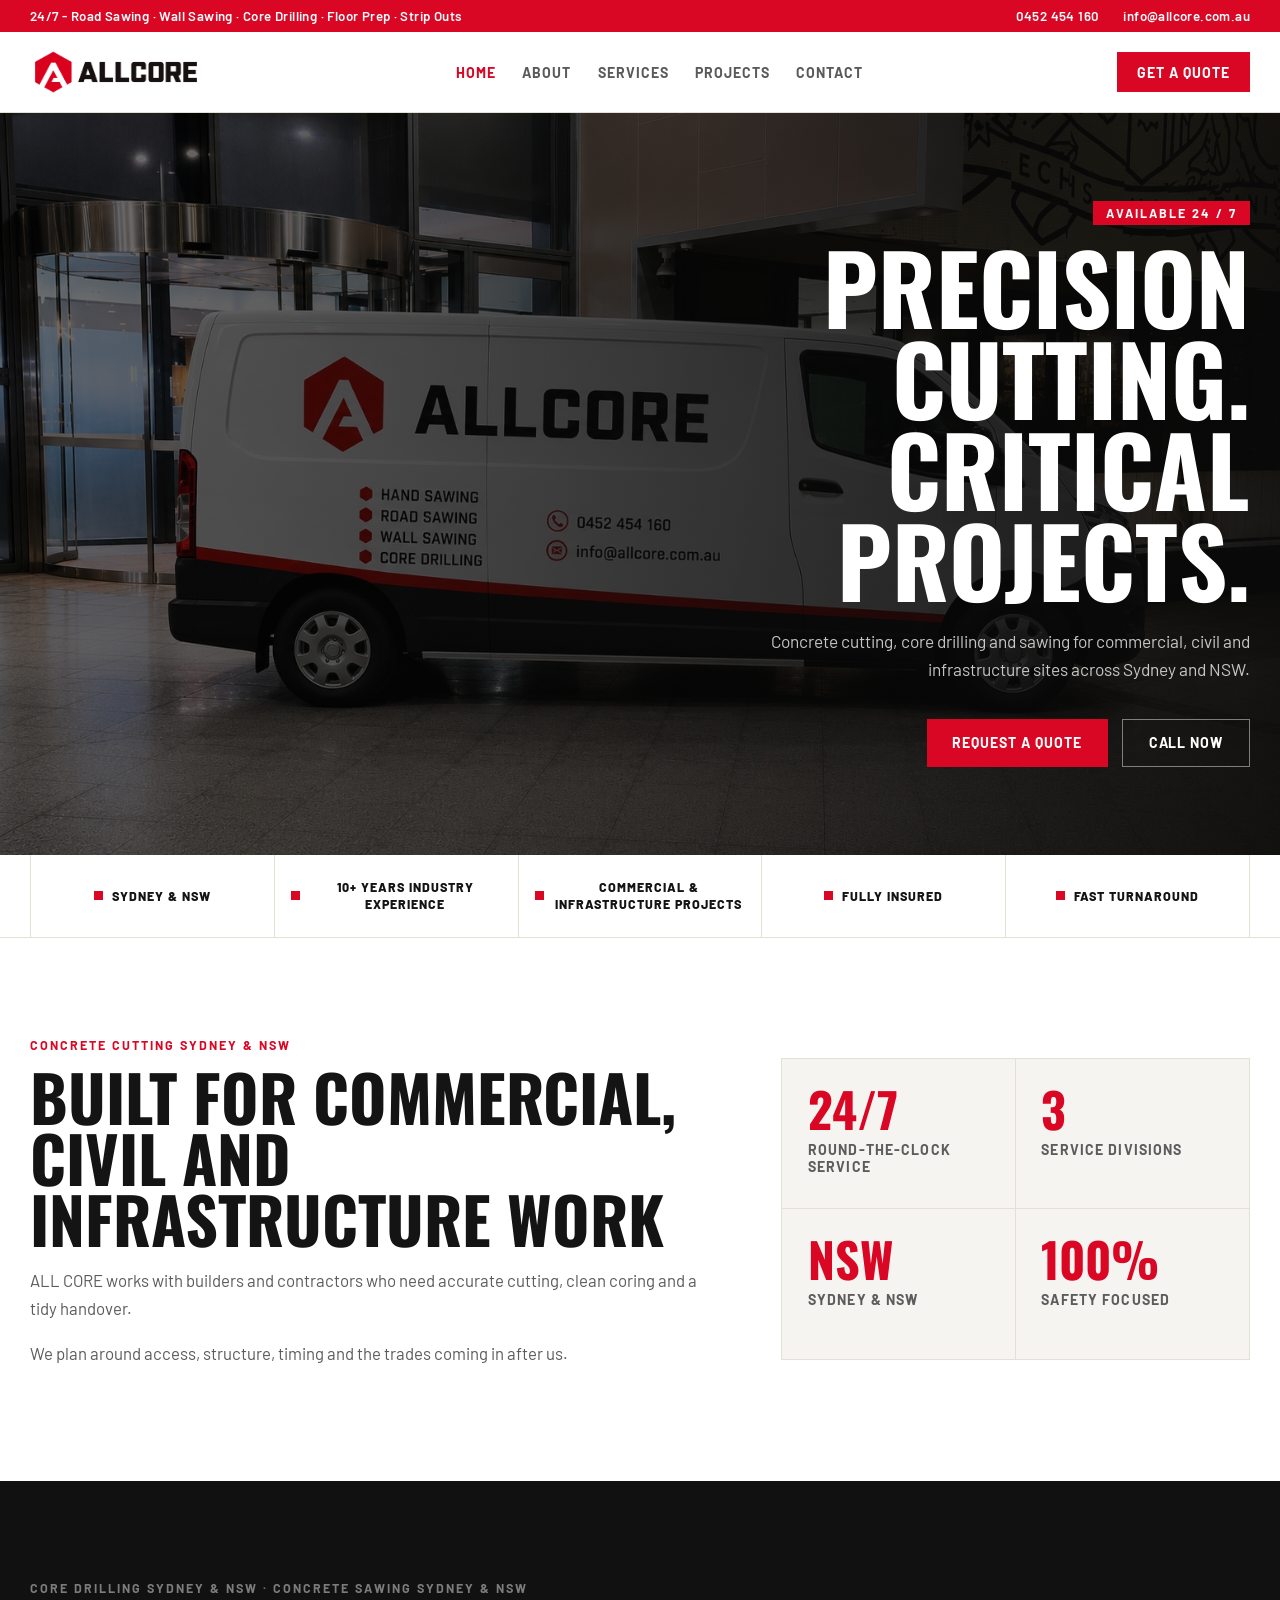
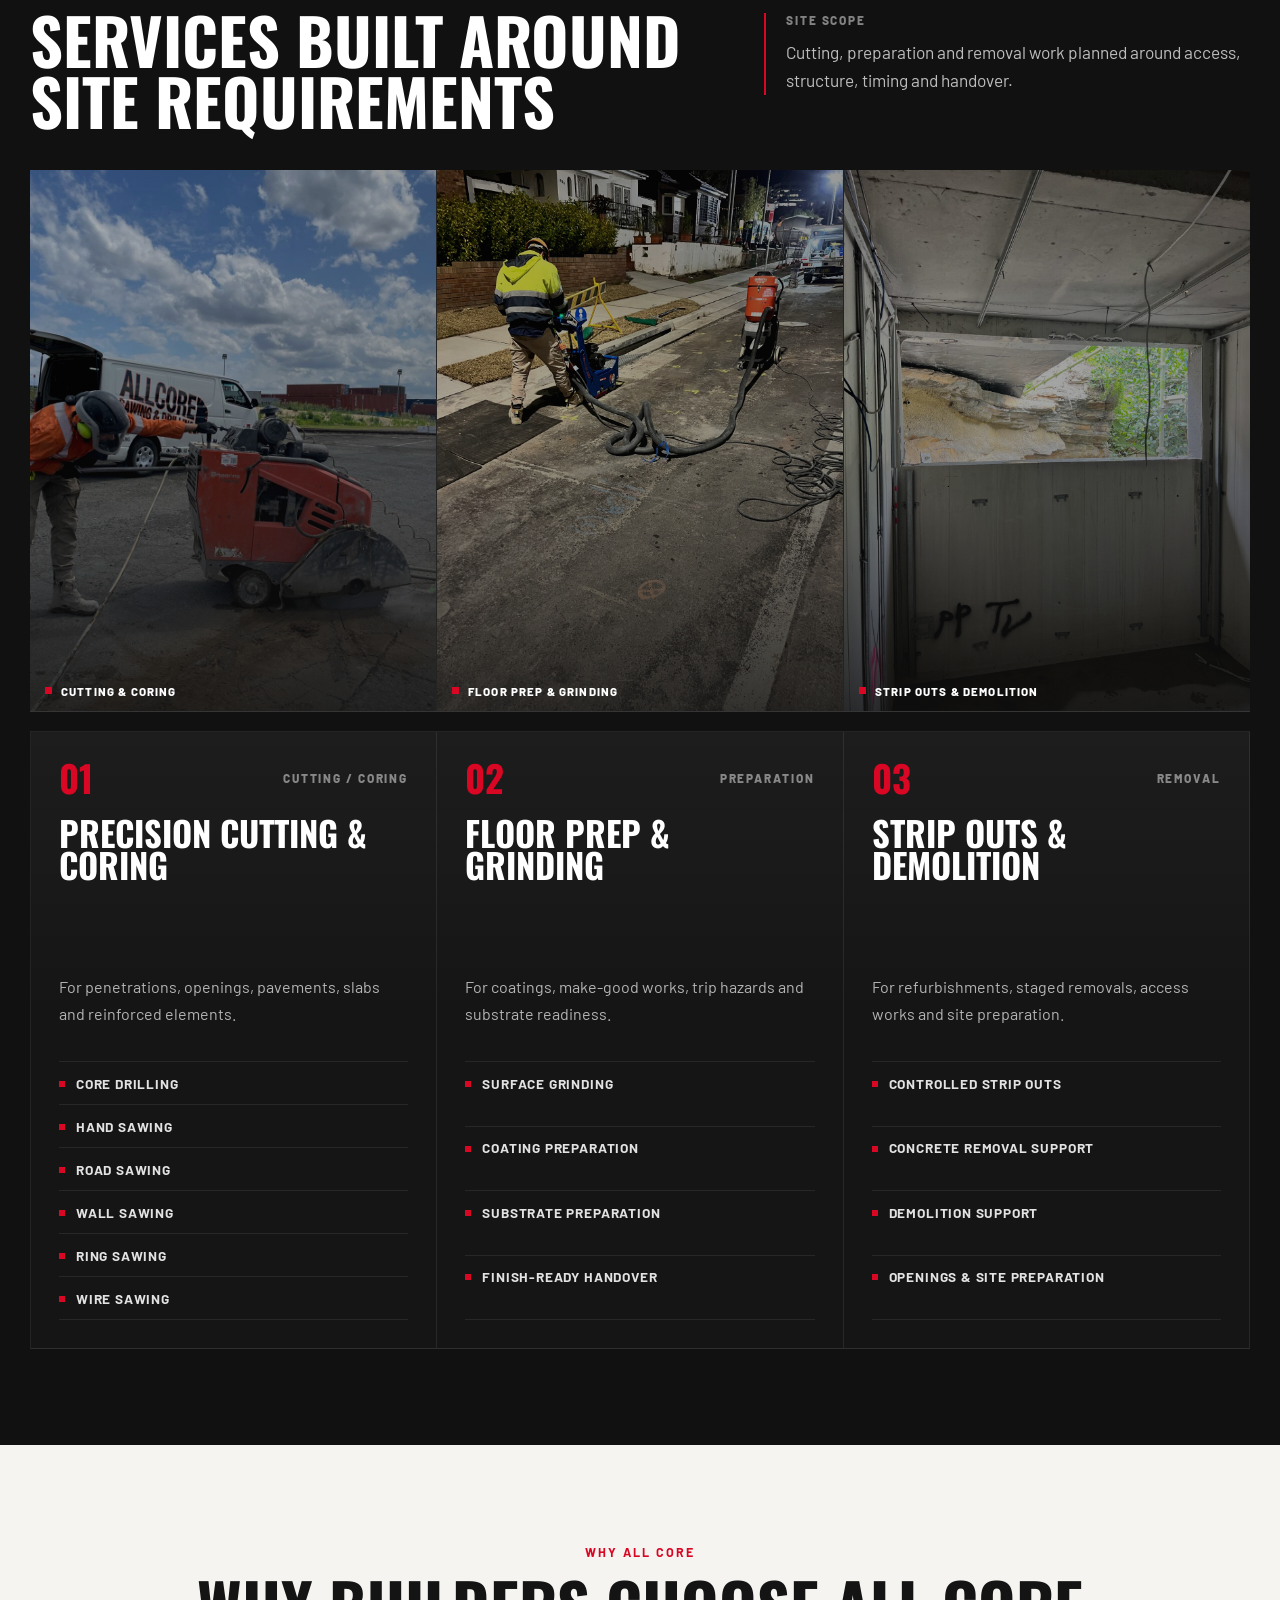
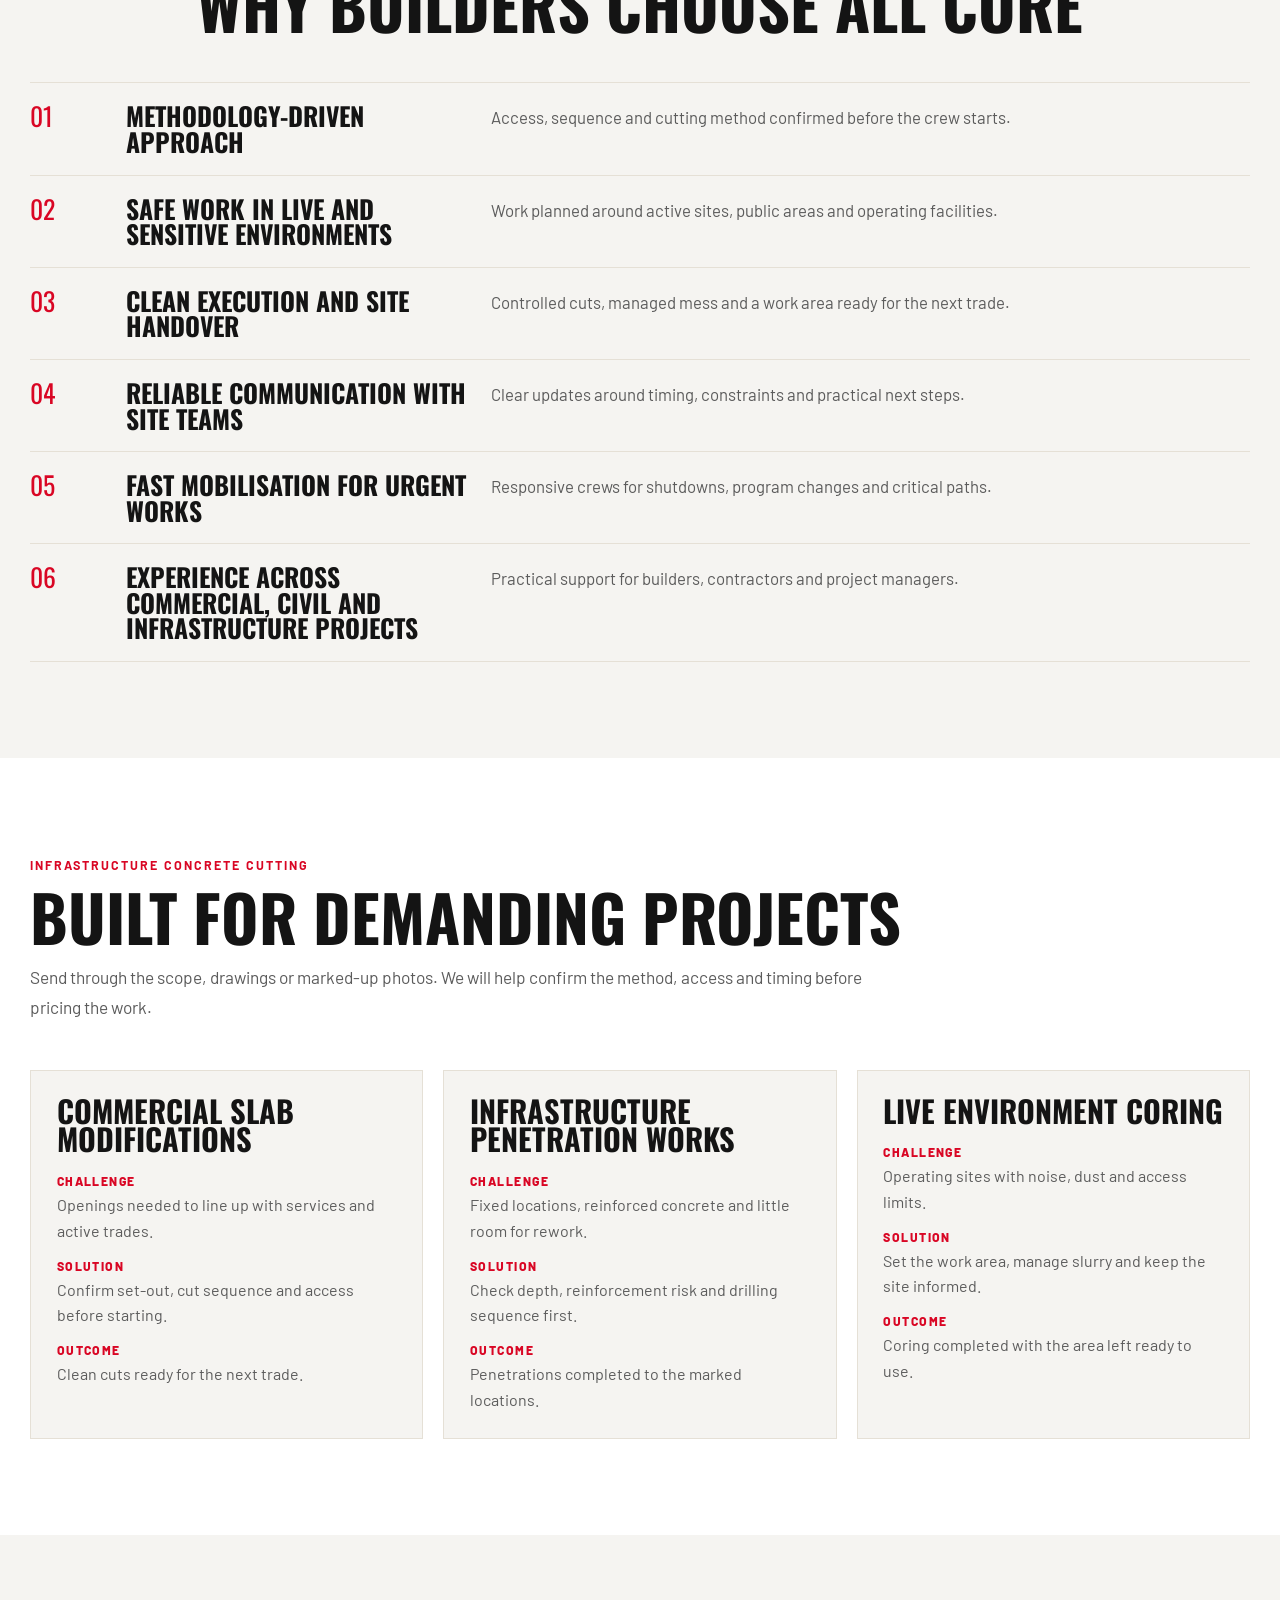
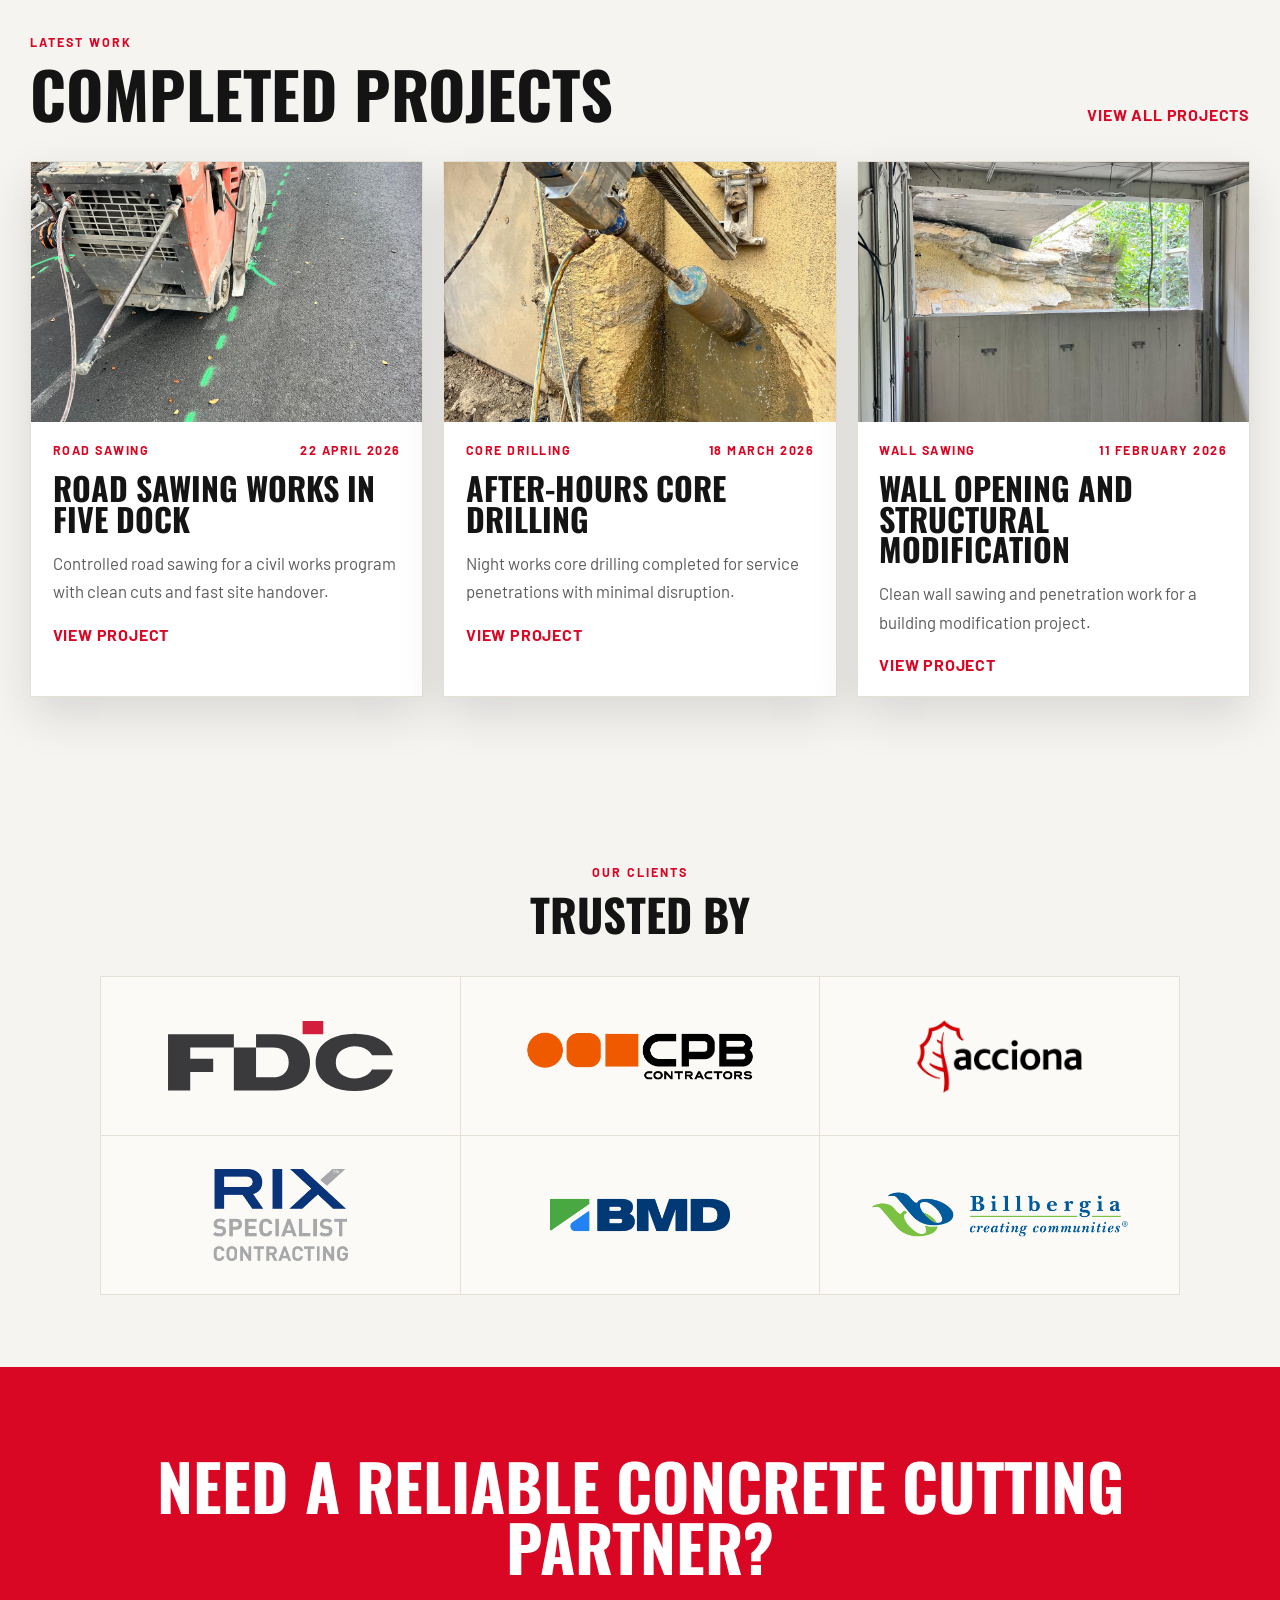
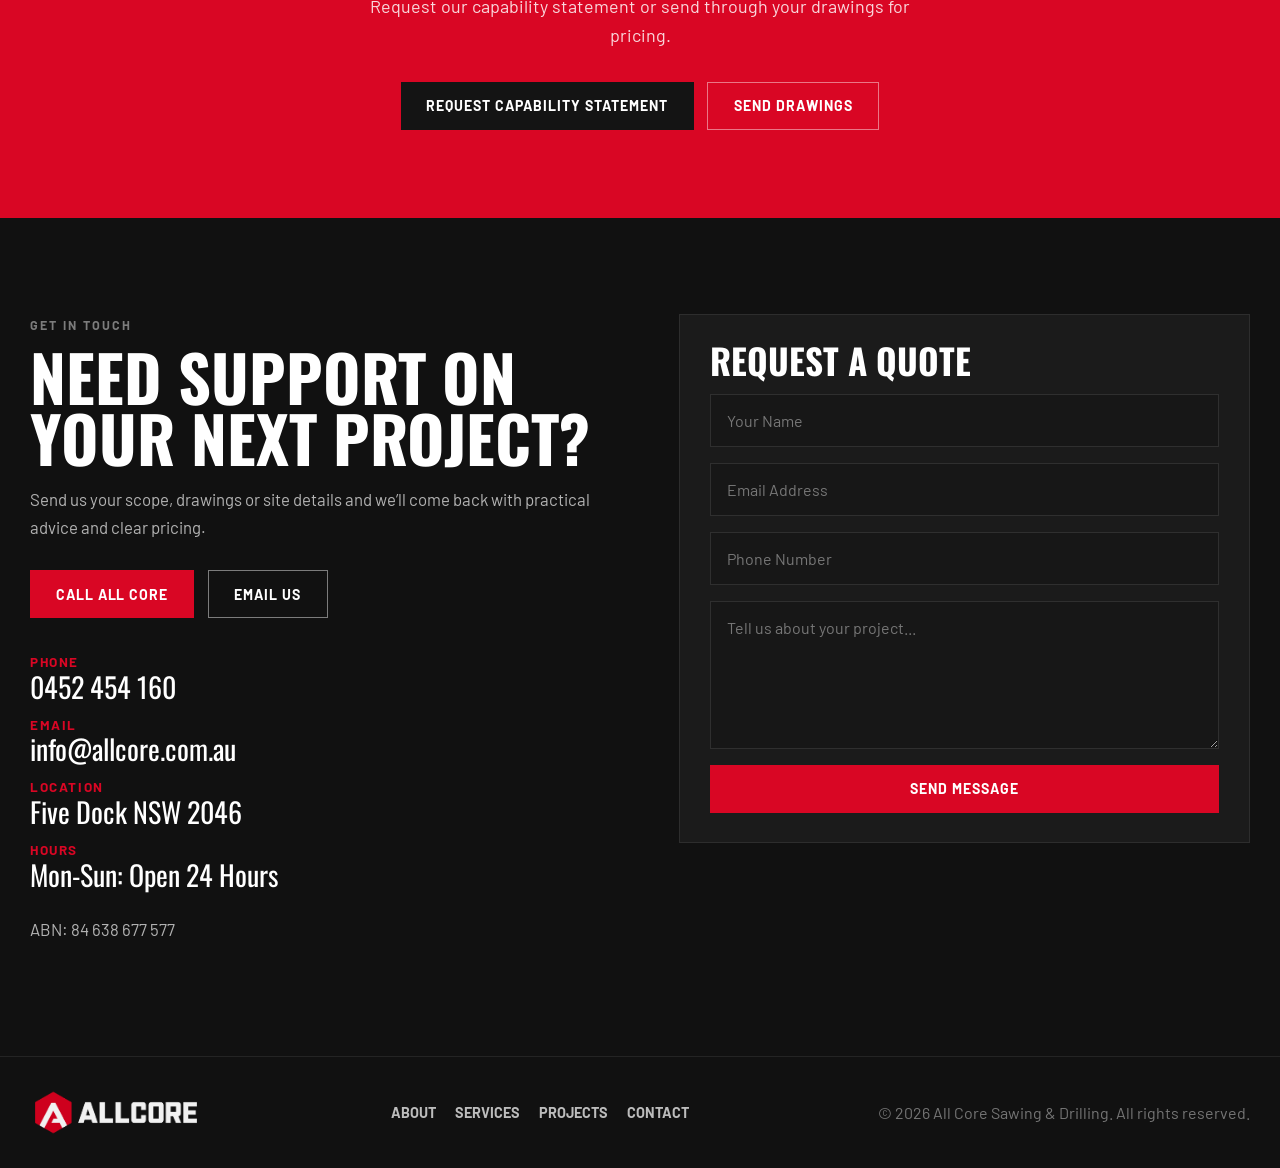
<file: index.html>
<!DOCTYPE html>
<html lang="en">
  <head>
    <meta charset="UTF-8" />
    <meta name="viewport" content="width=device-width, initial-scale=1.0" />
    <title>Concrete Cutting Sydney &amp; NSW | Core Drilling &amp; Concrete Sawing | ALL CORE</title>
    <meta
      name="description"
      content="ALL CORE provides commercial concrete cutting, infrastructure concrete cutting, core drilling and concrete sawing across Sydney and NSW for builders and contractors."
    />
    <link rel="canonical" href="http://allcore.com.au/" />
    <meta property="og:type" content="website" />
    <meta property="og:site_name" content="ALL CORE Sawing & Drilling" />
    <meta property="og:title" content="Concrete Cutting Sydney & NSW | ALL CORE" />
    <meta
      property="og:description"
      content="Commercial concrete cutting, core drilling, concrete sawing, floor preparation and strip outs across Sydney and NSW."
    />
    <meta property="og:url" content="http://allcore.com.au/" />
    <meta property="og:image" content="http://allcore.com.au/public/assets/hero-van-new.jpg" />
    <meta name="twitter:card" content="summary_large_image" />
    <meta name="twitter:title" content="Concrete Cutting Sydney & NSW | ALL CORE" />
    <meta
      name="twitter:description"
      content="Commercial concrete cutting, core drilling, concrete sawing, floor preparation and strip outs across Sydney and NSW."
    />
    <meta name="twitter:image" content="http://allcore.com.au/public/assets/hero-van-new.jpg" />
    <link rel="preconnect" href="https://fonts.googleapis.com" />
    <link rel="preconnect" href="https://fonts.gstatic.com" crossorigin />
    <link
      href="https://fonts.googleapis.com/css2?family=Barlow:wght@400;500;600;700&family=Oswald:wght@400;500;600;700&display=swap"
      rel="stylesheet"
    />
    <link rel="stylesheet" href="./styles.css" />
    <script src="./script.js" defer></script>
    <script type="application/ld+json">
      {
        "@context": "https://schema.org",
        "@type": "LocalBusiness",
        "@id": "http://allcore.com.au/#business",
        "name": "ALL CORE Sawing & Drilling",
        "url": "http://allcore.com.au/",
        "image": "http://allcore.com.au/public/assets/hero-van-new.jpg",
        "logo": "http://allcore.com.au/public/assets/allcore-logo-black-web.png",
        "telephone": "+61452454160",
        "email": "info@allcore.com.au",
        "address": {
          "@type": "PostalAddress",
          "addressLocality": "Five Dock",
          "addressRegion": "NSW",
          "postalCode": "2046",
          "addressCountry": "AU"
        },
        "areaServed": [
          { "@type": "AdministrativeArea", "name": "Sydney" },
          { "@type": "AdministrativeArea", "name": "New South Wales" }
        ],
        "openingHours": "Mo-Su 00:00-23:59",
        "priceRange": "$$",
        "description": "Commercial concrete cutting, core drilling, concrete sawing, floor preparation and strip outs across Sydney and NSW.",
        "hasOfferCatalog": {
          "@type": "OfferCatalog",
          "name": "Concrete cutting services",
          "itemListElement": [
            { "@type": "Offer", "itemOffered": { "@type": "Service", "name": "Core Drilling" } },
            { "@type": "Offer", "itemOffered": { "@type": "Service", "name": "Road Sawing" } },
            { "@type": "Offer", "itemOffered": { "@type": "Service", "name": "Wall Sawing" } },
            { "@type": "Offer", "itemOffered": { "@type": "Service", "name": "Floor Preparation and Grinding" } },
            { "@type": "Offer", "itemOffered": { "@type": "Service", "name": "Strip Outs and Demolition Support" } }
          ]
        }
      }
    </script>
  </head>
  <body>
    <header class="topbar">
      <div class="wrap topbar-inner">
        <p>24/7 - Road Sawing · Wall Sawing · Core Drilling · Floor Prep · Strip Outs</p>
        <div class="topbar-meta">
          <a href="tel:0452454160">0452 454 160</a>
          <a href="mailto:info@allcore.com.au">info@allcore.com.au</a>
        </div>
      </div>
    </header>

    <nav class="navbar" id="navbar">
      <div class="wrap navbar-inner">
        <a class="brand" href="./index.html" aria-label="ALL CORE home">
          <img src="./public/assets/allcore-logo-black-web.png" alt="ALL CORE" />
        </a>
        <button class="hamburger" id="hamburger" aria-label="Toggle navigation" aria-expanded="false">
          <span></span><span></span><span></span>
        </button>
        <div class="nav-links" id="nav-links">
          <a href="./index.html" aria-current="page">Home</a>
          <a href="./index.html#about">About</a>
          <a href="./index.html#services">Services</a>
          <a href="./index.html#projects">Projects</a>
          <a href="./index.html#contact">Contact</a>
        </div>
        <a class="btn btn-red nav-cta" href="./index.html#contact">Get A Quote</a>
      </div>
    </nav>

    <main>
      <section class="hero" id="home">
        <img
          class="hero-bg"
          src="./public/assets/hero-van-new.jpg"
          alt="ALL CORE branded van on site"
          width="1552"
          height="1013"
          loading="eager"
          decoding="async"
          fetchpriority="high"
        />
        <div class="hero-overlay"></div>
        <div class="wrap hero-content">
          <div class="hero-copy">
            <span class="eyebrow">Available 24 / 7</span>
            <h1>Precision Cutting. Critical Projects.</h1>
            <p class="hero-lead">
              Concrete cutting, core drilling and sawing for commercial, civil and infrastructure sites
              across Sydney and NSW.
            </p>
            <div class="hero-actions">
              <a class="btn btn-red" href="#contact">Request a Quote</a>
              <a class="btn btn-ghost" href="tel:0452454160">Call Now</a>
            </div>
          </div>
        </div>
      </section>

      <section class="trust-bar" aria-label="All Core project credentials">
        <div class="wrap trust-grid">
          <div class="trust-item"><span></span>Sydney &amp; NSW</div>
          <div class="trust-item"><span></span>10+ Years Industry Experience</div>
          <div class="trust-item"><span></span>Commercial &amp; Infrastructure Projects</div>
          <div class="trust-item"><span></span>Fully Insured</div>
          <div class="trust-item"><span></span>Fast Turnaround</div>
        </div>
      </section>

      <section class="section about-section" id="about">
        <div class="wrap about-grid">
          <div class="about-body">
            <span class="kicker">Concrete Cutting Sydney &amp; NSW</span>
            <h2 class="section-h">Built for commercial, civil and infrastructure work</h2>
            <p>
              ALL CORE works with builders and contractors who need accurate cutting, clean coring
              and a tidy handover.
            </p>
            <p>
              We plan around access, structure, timing and the trades coming in after us.
            </p>
          </div>
          <div class="stats-grid">
            <div class="stat-cell">
              <div class="stat-n">24/7</div>
              <div class="stat-l">Round-the-clock service</div>
            </div>
            <div class="stat-cell">
              <div class="stat-n">3</div>
              <div class="stat-l">Service divisions</div>
            </div>
            <div class="stat-cell">
              <div class="stat-n">NSW</div>
              <div class="stat-l">Sydney &amp; NSW</div>
            </div>
            <div class="stat-cell">
              <div class="stat-n">100%</div>
              <div class="stat-l">Safety focused</div>
            </div>
          </div>
        </div>
      </section>

      <section class="section services-section" id="services">
        <div class="wrap">
          <div class="services-capability">
            <div class="services-intro">
              <div>
                <span class="kicker">Core Drilling Sydney &amp; NSW · Concrete Sawing Sydney &amp; NSW</span>
                <h2 class="section-h">Services Built Around Site Requirements</h2>
              </div>
              <div class="services-intro-copy">
                <span>Site Scope</span>
                <p>
                  Cutting, preparation and removal work planned around access, structure, timing and
                  handover.
                </p>
              </div>
            </div>

            <div class="services-gallery" aria-label="ALL CORE service photo gallery">
              <figure class="services-gallery-item services-gallery-feature">
                <img src="./public/assets/road-saw-hero.jpeg" alt="ALL CORE concrete cutting crew completing road sawing works" loading="lazy" />
                <figcaption><span></span>Cutting &amp; Coring</figcaption>
              </figure>
              <figure class="services-gallery-item">
                <img src="./public/assets/grinding.jpeg" alt="Concrete floor preparation and grinding work" loading="lazy" />
                <figcaption><span></span>Floor Prep &amp; Grinding</figcaption>
              </figure>
              <figure class="services-gallery-item">
                <img src="./public/assets/wall-penetration.jpeg" alt="Concrete wall opening and demolition support work" loading="lazy" />
                <figcaption><span></span>Strip Outs &amp; Demolition</figcaption>
              </figure>
            </div>

            <div class="capability-service-list">
              <article class="capability-service">
                <div class="capability-service-head">
                  <span>01</span>
                  <small>Cutting / Coring</small>
                </div>
                <h3>Precision Cutting &amp; Coring</h3>
                <p>For penetrations, openings, pavements, slabs and reinforced elements.</p>
                <ul>
                  <li>Core Drilling</li>
                  <li>Hand Sawing</li>
                  <li>Road Sawing</li>
                  <li>Wall Sawing</li>
                  <li>Ring Sawing</li>
                  <li>Wire Sawing</li>
                </ul>
              </article>

              <article class="capability-service">
                <div class="capability-service-head">
                  <span>02</span>
                  <small>Preparation</small>
                </div>
                <h3>Floor Prep &amp; Grinding</h3>
                <p>For coatings, make-good works, trip hazards and substrate readiness.</p>
                <ul>
                  <li>Surface Grinding</li>
                  <li>Coating Preparation</li>
                  <li>Substrate Preparation</li>
                  <li>Finish-ready Handover</li>
                </ul>
              </article>

              <article class="capability-service">
                <div class="capability-service-head">
                  <span>03</span>
                  <small>Removal</small>
                </div>
                <h3>Strip Outs &amp; Demolition</h3>
                <p>For refurbishments, staged removals, access works and site preparation.</p>
                <ul>
                  <li>Controlled Strip Outs</li>
                  <li>Concrete Removal Support</li>
                  <li>Demolition Support</li>
                  <li>Openings &amp; Site Preparation</li>
                </ul>
              </article>
            </div>
          </div>
        </div>
      </section>

      <section class="section why-section">
        <div class="wrap">
          <div class="section-head centered">
            <span class="kicker">Why All Core</span>
            <h2 class="section-h">Why Builders Choose All Core</h2>
          </div>
          <div class="site-checklist">
            <div class="check-row">
              <span>01</span>
              <strong>Methodology-driven approach</strong>
              <p>Access, sequence and cutting method confirmed before the crew starts.</p>
            </div>
            <div class="check-row">
              <span>02</span>
              <strong>Safe work in live and sensitive environments</strong>
              <p>Work planned around active sites, public areas and operating facilities.</p>
            </div>
            <div class="check-row">
              <span>03</span>
              <strong>Clean execution and site handover</strong>
              <p>Controlled cuts, managed mess and a work area ready for the next trade.</p>
            </div>
            <div class="check-row">
              <span>04</span>
              <strong>Reliable communication with site teams</strong>
              <p>Clear updates around timing, constraints and practical next steps.</p>
            </div>
            <div class="check-row">
              <span>05</span>
              <strong>Fast mobilisation for urgent works</strong>
              <p>Responsive crews for shutdowns, program changes and critical paths.</p>
            </div>
            <div class="check-row">
              <span>06</span>
              <strong>Experience across commercial, civil and infrastructure projects</strong>
              <p>Practical support for builders, contractors and project managers.</p>
            </div>
          </div>
        </div>
      </section>

      <section class="section capability-section">
        <div class="wrap">
          <div class="section-head">
            <span class="kicker">Infrastructure Concrete Cutting</span>
            <h2 class="section-h">Built for Demanding Projects</h2>
            <p>
              Send through the scope, drawings or marked-up photos. We will help confirm the method,
              access and timing before pricing the work.
            </p>
          </div>
          <div class="capability-grid">
            <article class="capability-card">
              <h3>Commercial Slab Modifications</h3>
              <dl>
                <div><dt>Challenge</dt><dd>Openings needed to line up with services and active trades.</dd></div>
                <div><dt>Solution</dt><dd>Confirm set-out, cut sequence and access before starting.</dd></div>
                <div><dt>Outcome</dt><dd>Clean cuts ready for the next trade.</dd></div>
              </dl>
            </article>
            <article class="capability-card">
              <h3>Infrastructure Penetration Works</h3>
              <dl>
                <div><dt>Challenge</dt><dd>Fixed locations, reinforced concrete and little room for rework.</dd></div>
                <div><dt>Solution</dt><dd>Check depth, reinforcement risk and drilling sequence first.</dd></div>
                <div><dt>Outcome</dt><dd>Penetrations completed to the marked locations.</dd></div>
              </dl>
            </article>
            <article class="capability-card">
              <h3>Live Environment Coring</h3>
              <dl>
                <div><dt>Challenge</dt><dd>Operating sites with noise, dust and access limits.</dd></div>
                <div><dt>Solution</dt><dd>Set the work area, manage slurry and keep the site informed.</dd></div>
                <div><dt>Outcome</dt><dd>Coring completed with the area left ready to use.</dd></div>
              </dl>
            </article>
          </div>
        </div>
      </section>

      <section class="section project-section" id="projects">
        <div class="wrap">
          <div class="split-head">
            <div>
              <span class="kicker">Latest Work</span>
              <h2 class="section-h">Completed Projects</h2>
            </div>
            <a class="text-link" href="./projects.html">View all projects</a>
          </div>
          <div class="project-grid" data-project-list data-limit="3"></div>
        </div>
      </section>

      <section class="clients-section" id="clients">
        <div class="wrap clients-inner">
          <span class="kicker">Our Clients</span>
          <h2 class="section-h">Trusted By</h2>
          <div class="clients-row" aria-label="Client logos">
            <div class="client-cell">
              <img
                class="client-logo client-logo-fdc"
                src="./public/assets/clients/fdc-primary-logo-2024.svg"
                alt="FDC"
              />
            </div>
            <div class="client-cell">
              <img
                class="client-logo client-logo-cpb"
                src="./public/assets/clients/cpb-contractors-logo.webp"
                alt="CPB Contractors"
              />
            </div>
            <div class="client-cell">
              <img
                class="client-logo client-logo-acciona"
                src="./public/assets/clients/acciona-logo.png"
                alt="Acciona"
              />
            </div>
            <div class="client-cell">
              <img
                class="client-logo client-logo-rix"
                src="./public/assets/clients/rix-specialist-contracting-logo.webp"
                alt="RIX Specialist Contracting"
              />
            </div>
            <div class="client-cell">
              <img class="client-logo client-logo-bmd" src="./public/assets/clients/bmd-logo.png" alt="BMD" />
            </div>
            <div class="client-cell">
              <img
                class="client-logo client-logo-billbergia"
                src="./public/assets/clients/billbergia-logo.png"
                alt="Billbergia"
              />
            </div>
          </div>
        </div>
      </section>

      <section class="section cta-section">
        <div class="wrap cta-inner">
          <h2 class="section-h">Need a reliable concrete cutting partner?</h2>
          <p>Request our capability statement or send through your drawings for pricing.</p>
          <div class="cta-actions">
            <a class="btn btn-dark" href="mailto:info@allcore.com.au?subject=Request%20Capability%20Statement">Request Capability Statement</a>
            <a class="btn btn-ghost" href="mailto:info@allcore.com.au?subject=Drawings%20for%20Pricing">Send Drawings</a>
          </div>
        </div>
      </section>

      <section class="contact-section section" id="contact">
        <div class="wrap contact-grid">
          <div class="contact-info">
            <span class="kicker">Get In Touch</span>
            <h2 class="section-h">Need support on your next project?</h2>
            <p>
              Send us your scope, drawings or site details and we’ll come back with practical advice
              and clear pricing.
            </p>
            <div class="contact-actions">
              <a class="btn btn-red" href="tel:0452454160">Call All Core</a>
              <a class="btn btn-ghost" href="mailto:info@allcore.com.au">Email Us</a>
            </div>
            <ul class="contact-list">
              <li>
                <strong>Phone</strong>
                <span><a href="tel:0452454160">0452 454 160</a></span>
              </li>
              <li>
                <strong>Email</strong>
                <span><a href="mailto:info@allcore.com.au">info@allcore.com.au</a></span>
              </li>
              <li>
                <strong>Location</strong>
                <span>Five Dock NSW 2046</span>
              </li>
              <li>
                <strong>Hours</strong>
                <span>Mon-Sun: Open 24 Hours</span>
              </li>
            </ul>
            <p class="abn">ABN: 84 638 677 577</p>
          </div>

          <form class="quote-form" action="https://api.web3forms.com/submit" method="POST">
            <h2>Request A Quote</h2>
            <input type="hidden" name="access_key" value="3eda30ff-a8ad-4b15-b7f6-4042c3f30ea9" />
            <input type="hidden" name="subject" value="New quote request from ALL CORE website" />
            <input type="hidden" name="from_name" value="ALL CORE Website" />
            <input type="hidden" name="redirect" value="http://allcore.com.au/thank-you.html" />
            <input type="checkbox" name="botcheck" class="form-botcheck" tabindex="-1" autocomplete="off" />
            <input type="text" name="name" placeholder="Your Name" autocomplete="name" required />
            <input type="email" name="email" placeholder="Email Address" required />
            <input type="tel" name="phone" placeholder="Phone Number" autocomplete="tel" required />
            <textarea name="message" rows="6" placeholder="Tell us about your project..." required></textarea>
            <button class="btn btn-red form-submit" type="submit">Send Message</button>
          </form>
        </div>
      </section>
    </main>

    <footer class="footer">
      <div class="wrap footer-inner">
        <a class="footer-logo" href="./index.html">
          <img src="./public/assets/allcore-logo-white-web.png" alt="ALL CORE" />
        </a>
        <nav class="footer-nav" aria-label="Footer">
          <a href="./index.html#about">About</a>
          <a href="./index.html#services">Services</a>
          <a href="./index.html#projects">Projects</a>
          <a href="./index.html#contact">Contact</a>
        </nav>
        <p class="footer-copy">© 2026 All Core Sawing &amp; Drilling. All rights reserved.</p>
      </div>
    </footer>
  </body>
</html>
</file>
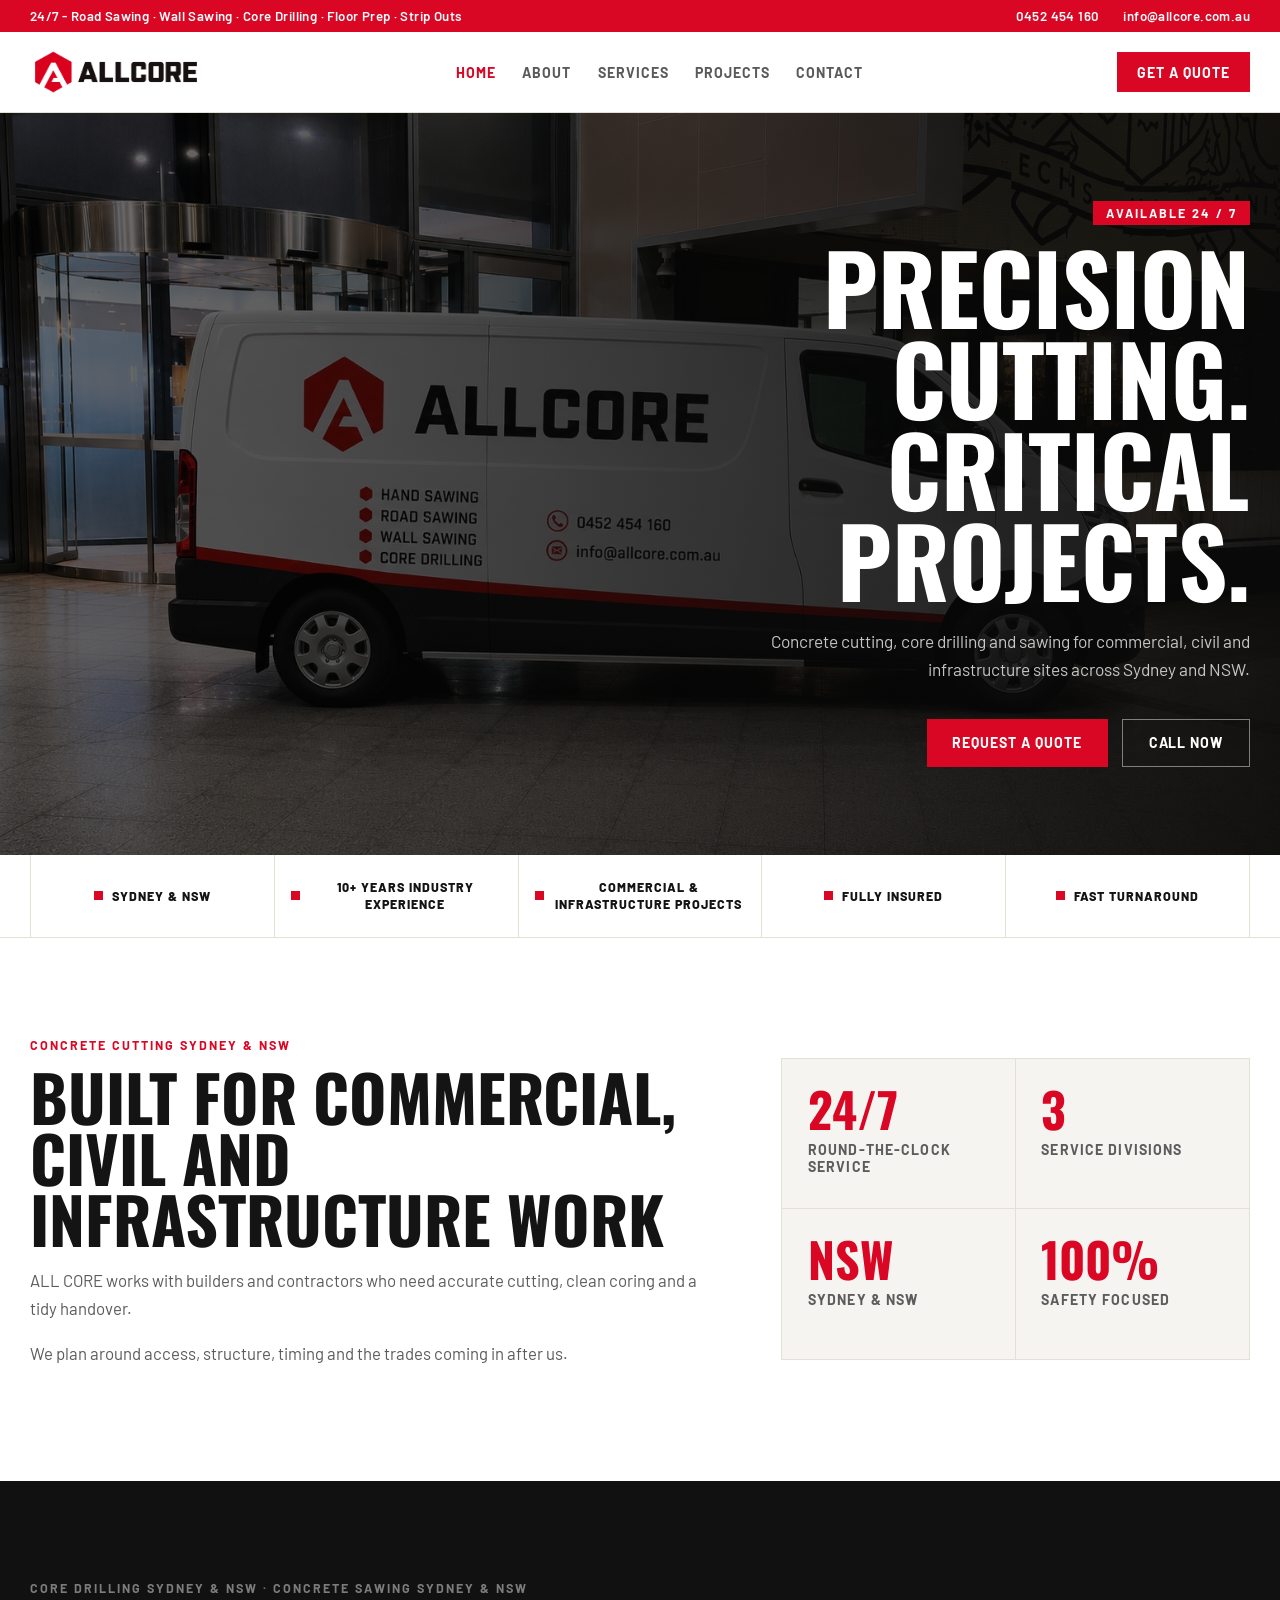
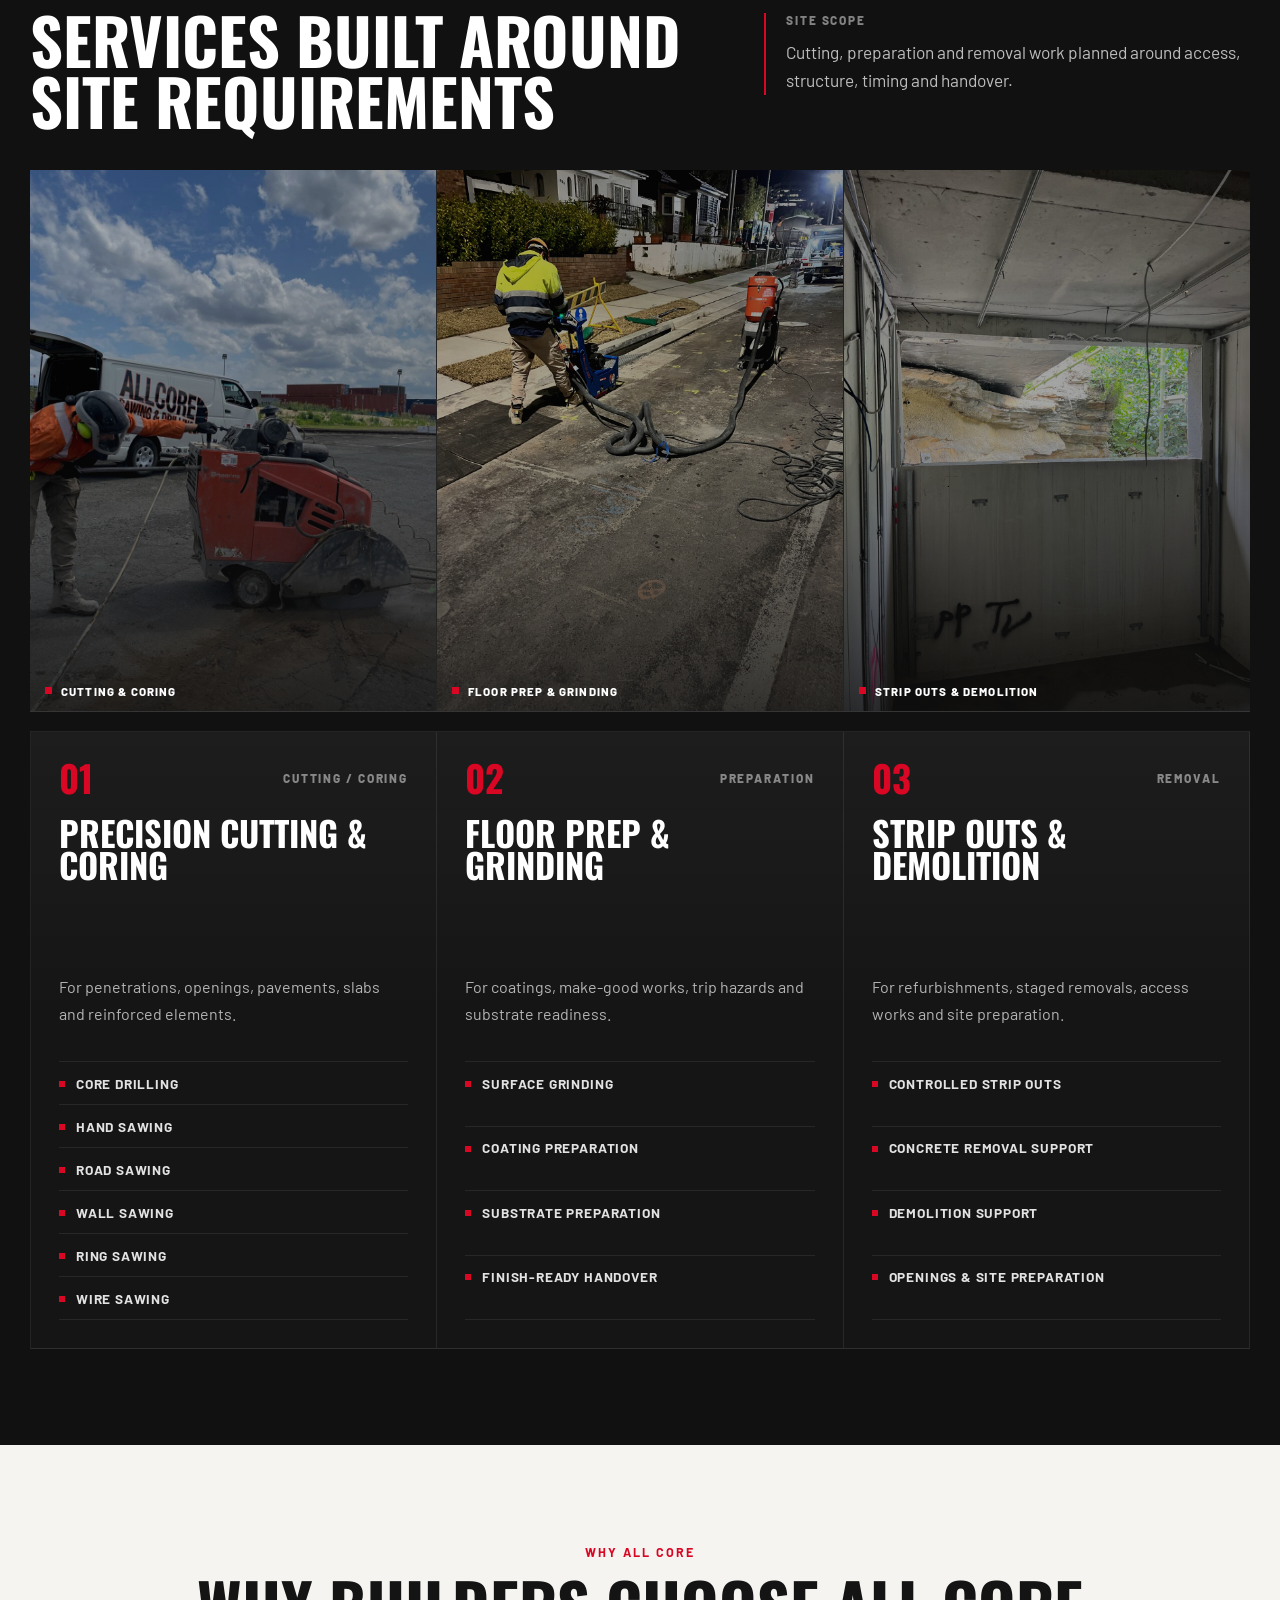
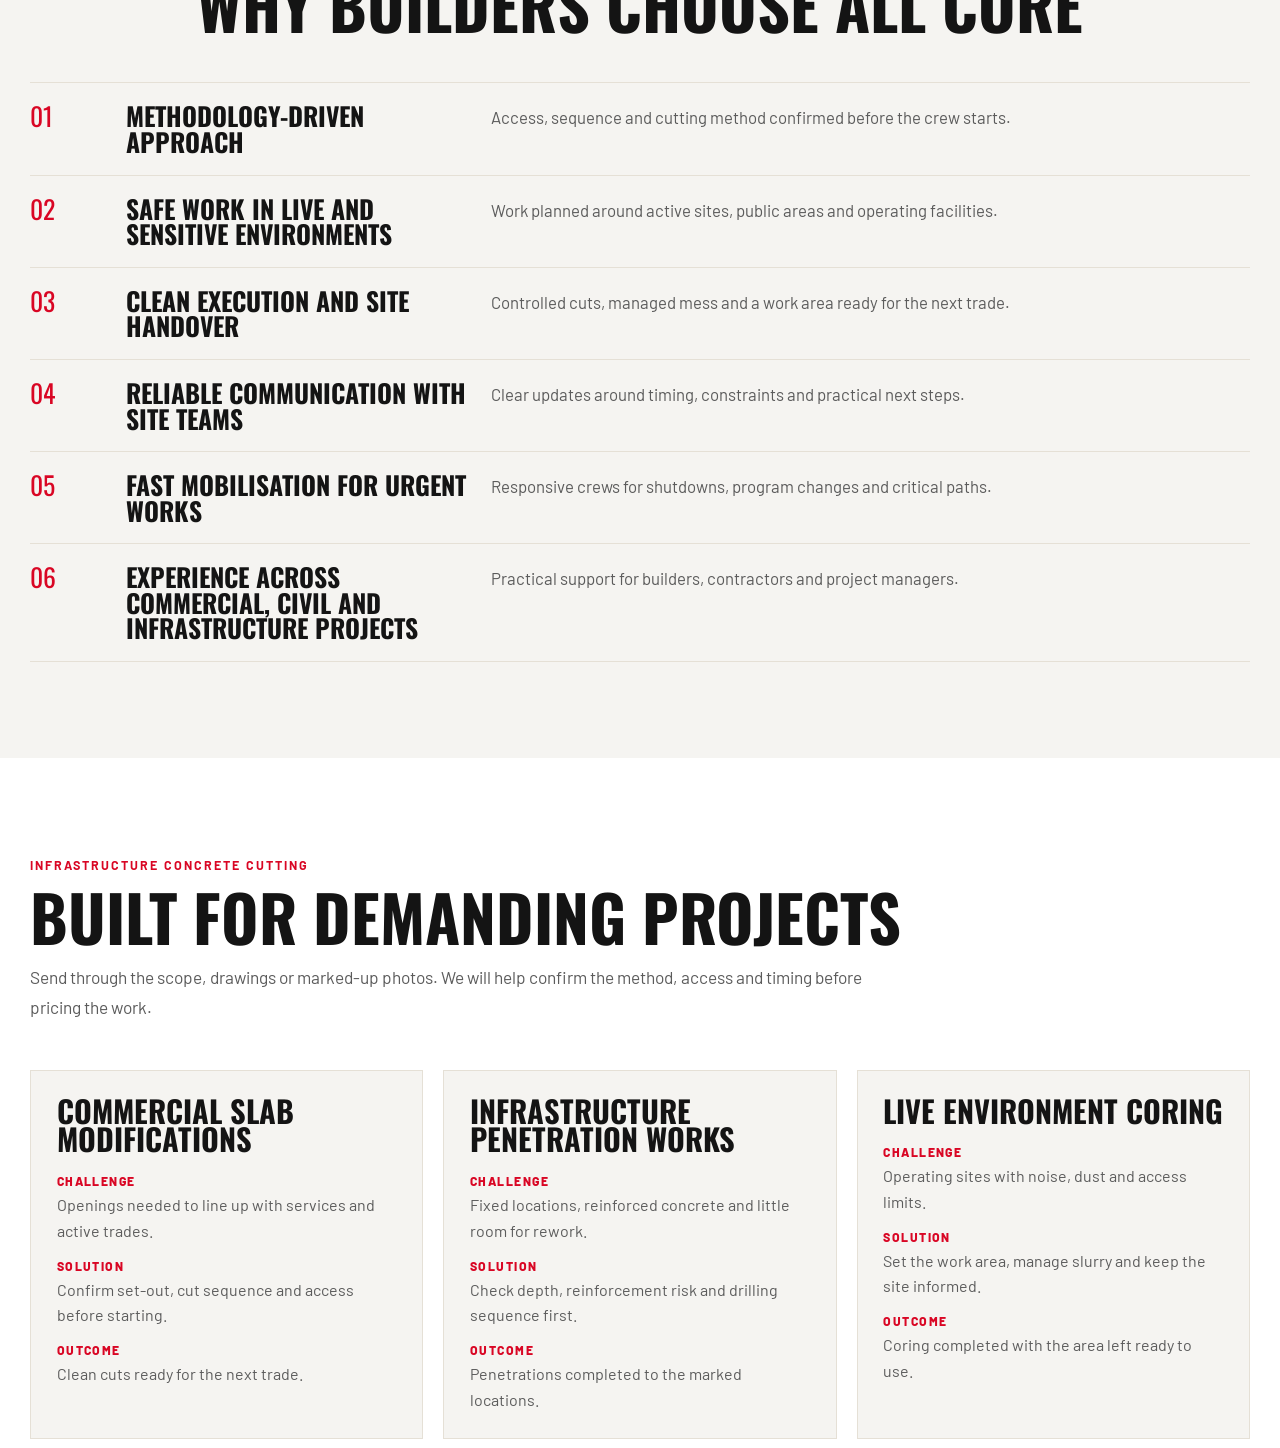
<file: about.html>
<!DOCTYPE html>
<html lang="en">
  <head>
    <meta charset="UTF-8" />
    <meta name="viewport" content="width=device-width, initial-scale=1.0" />
    <meta http-equiv="refresh" content="0; url=./index.html#about" />
    <meta name="robots" content="noindex, follow" />
    <link rel="canonical" href="http://allcore.com.au/#about" />
    <title>About ALL CORE</title>
  </head>
  <body>
    <p><a href="./index.html#about">Continue to About ALL CORE</a></p>
  </body>
</html>
</file>
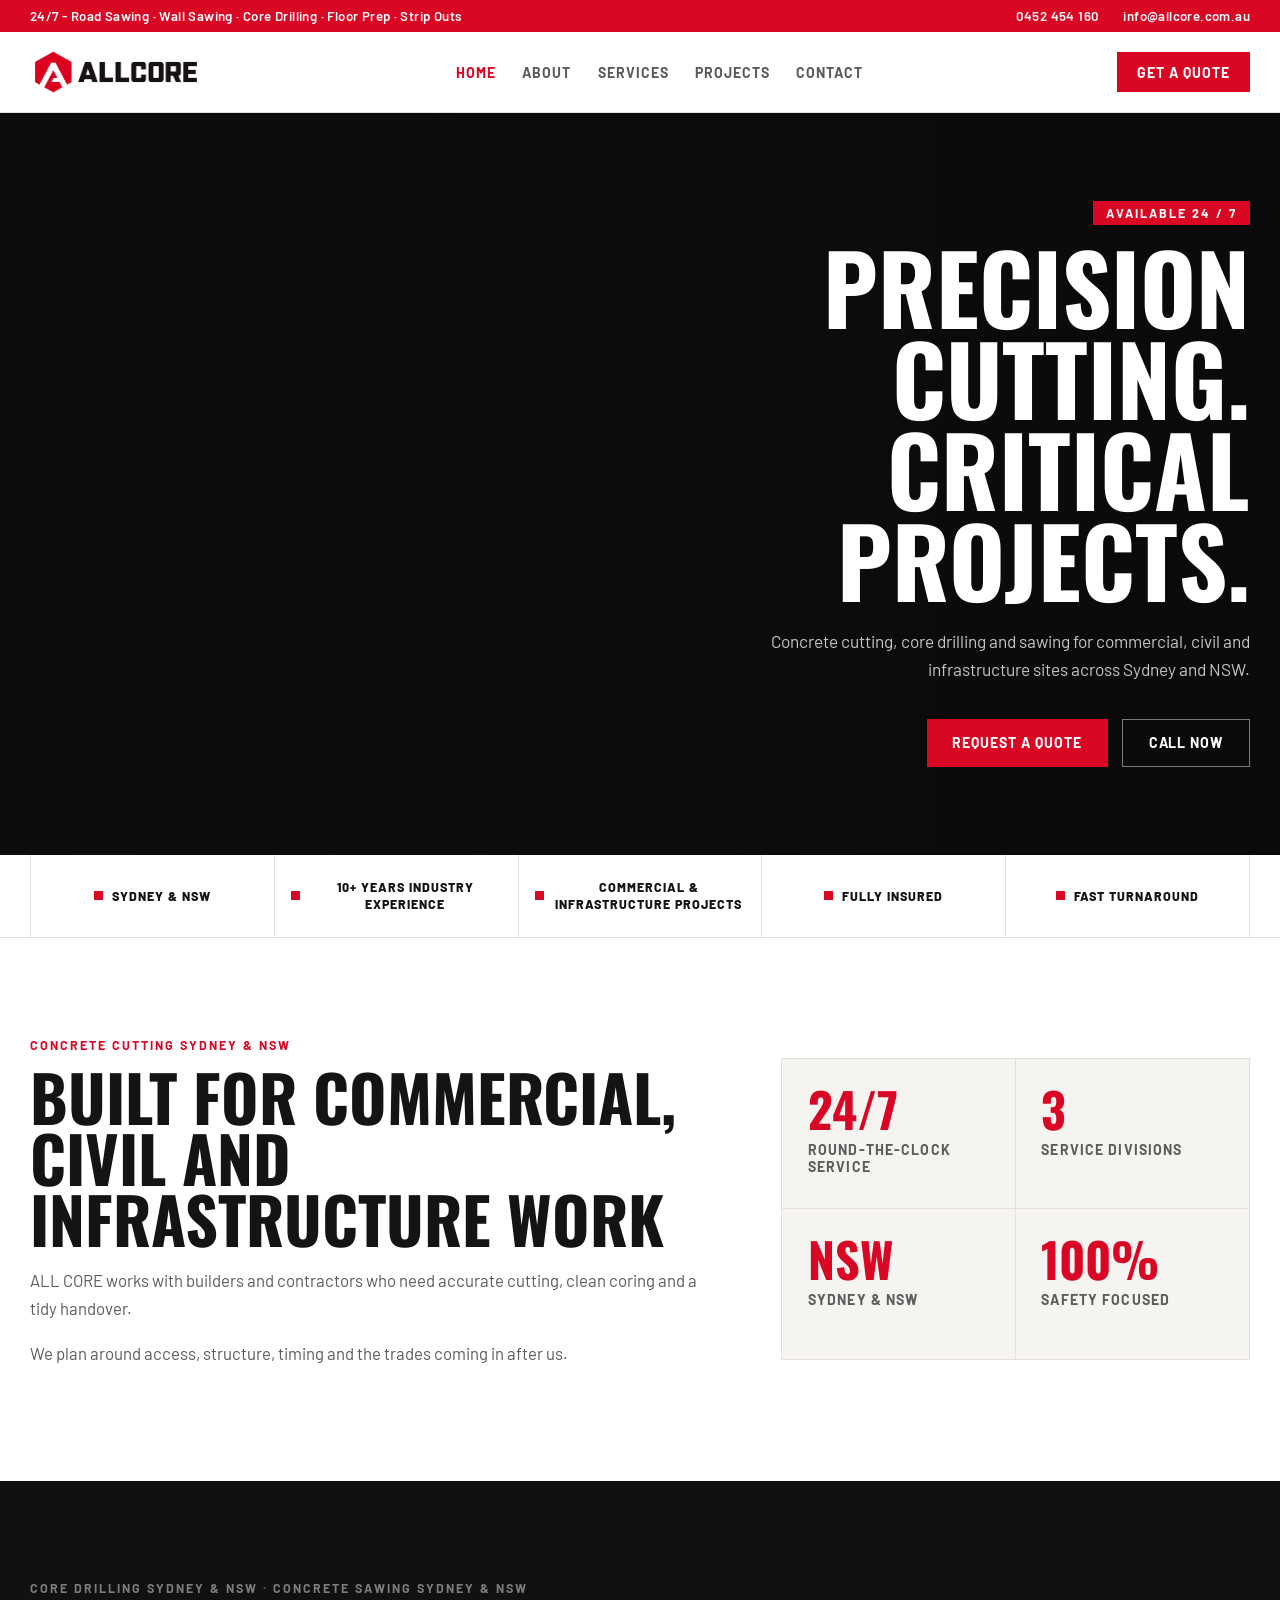
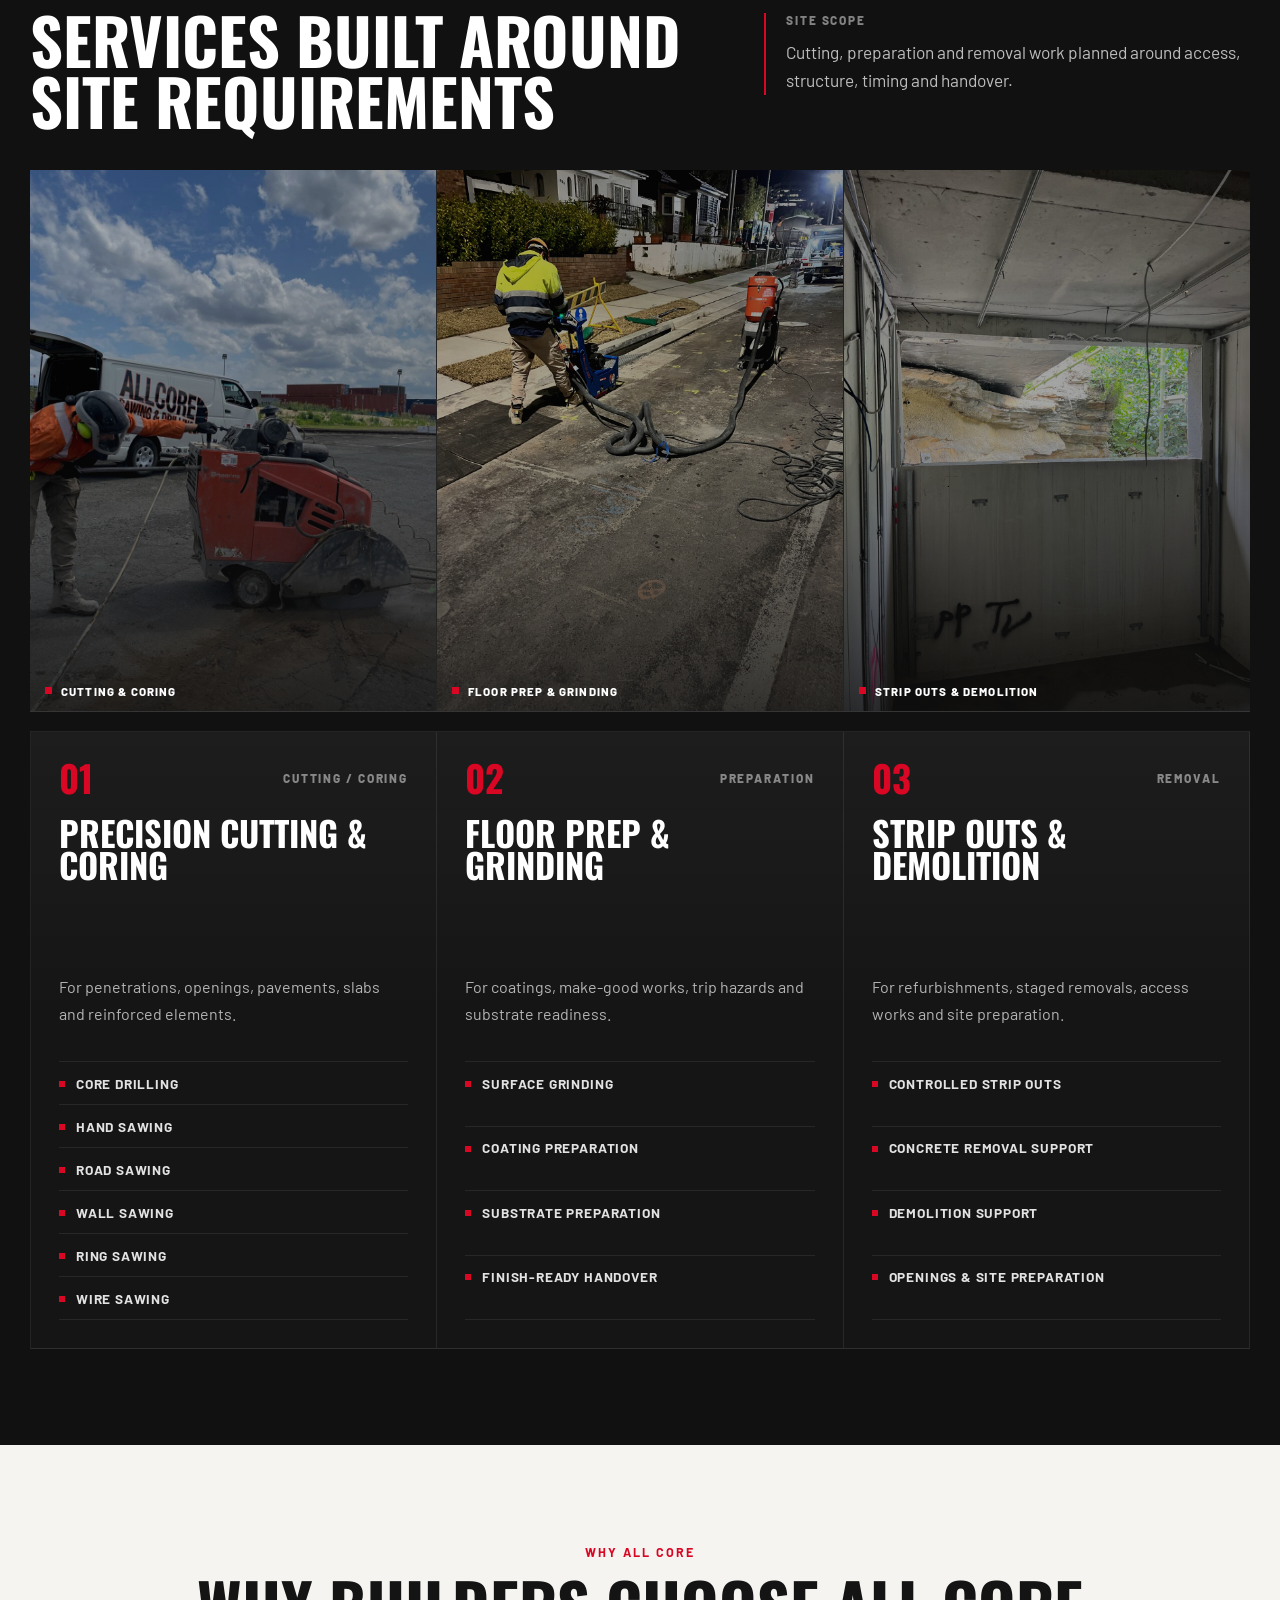
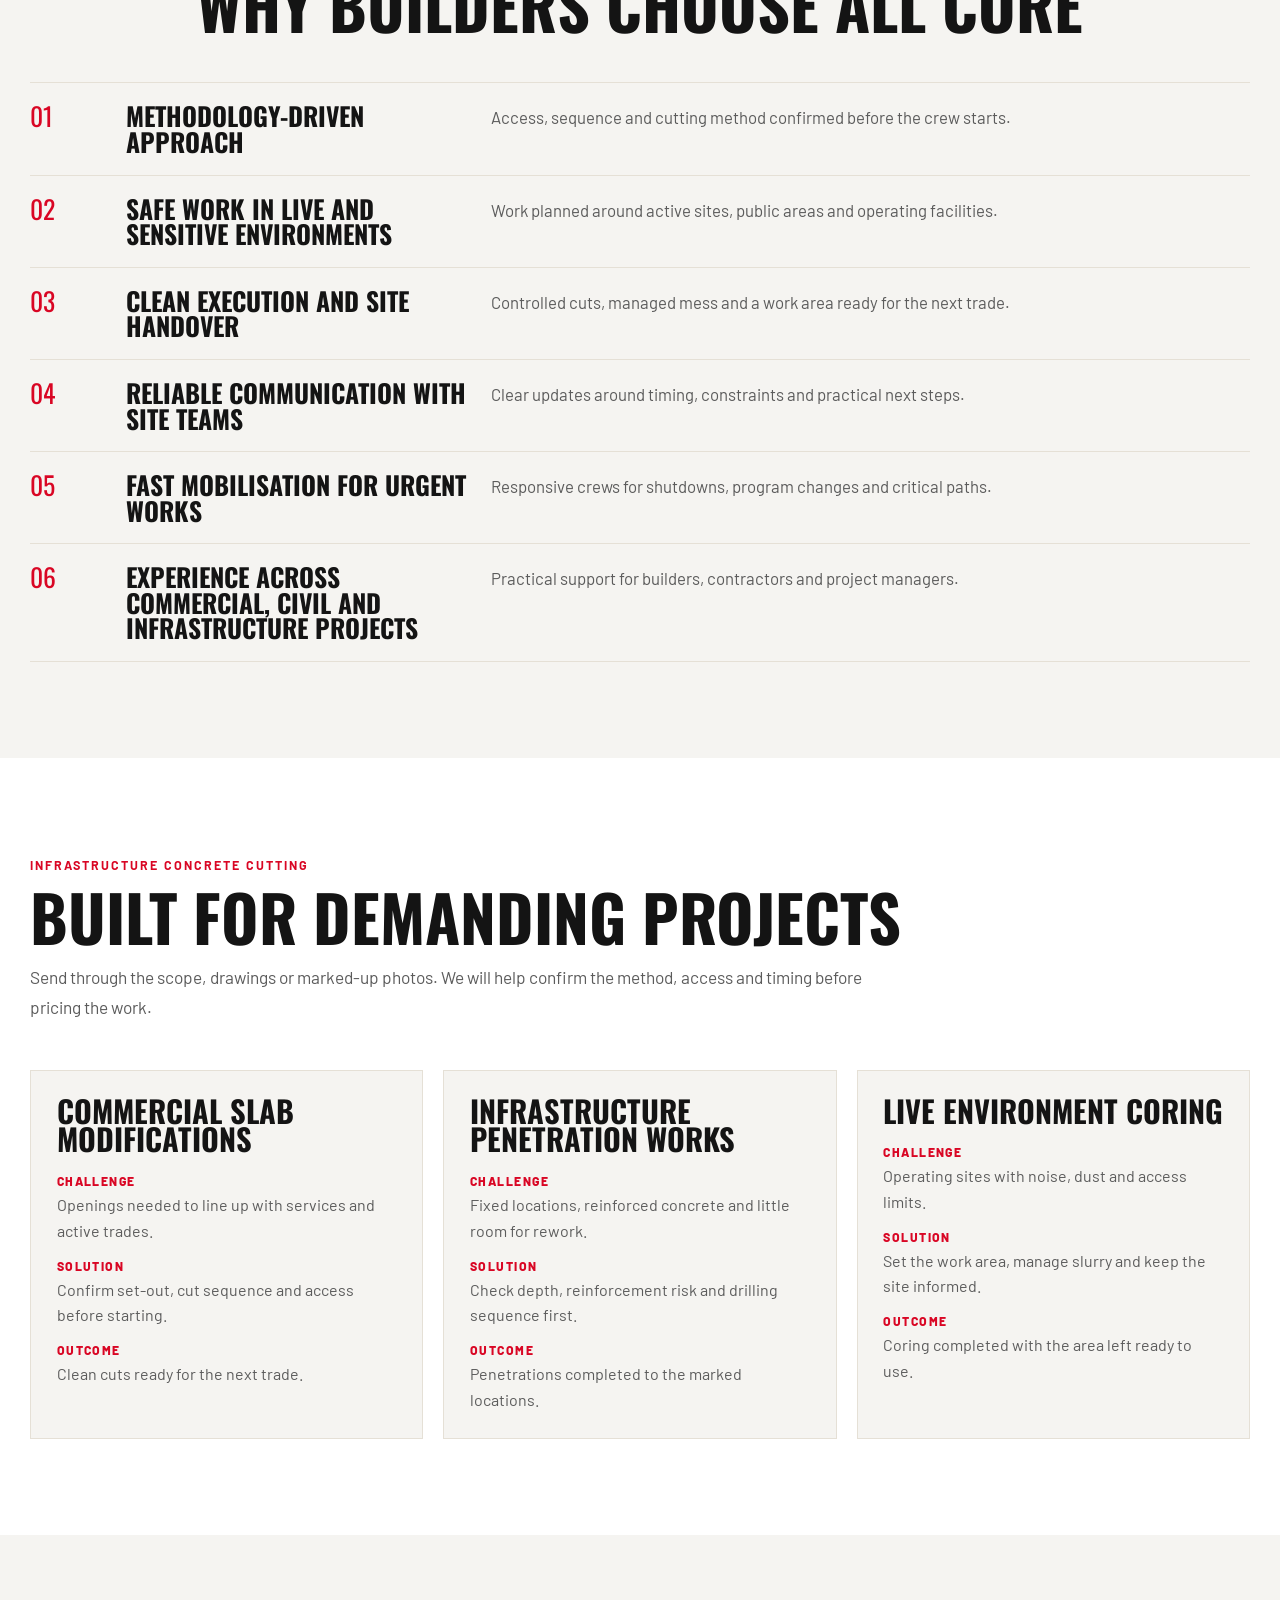
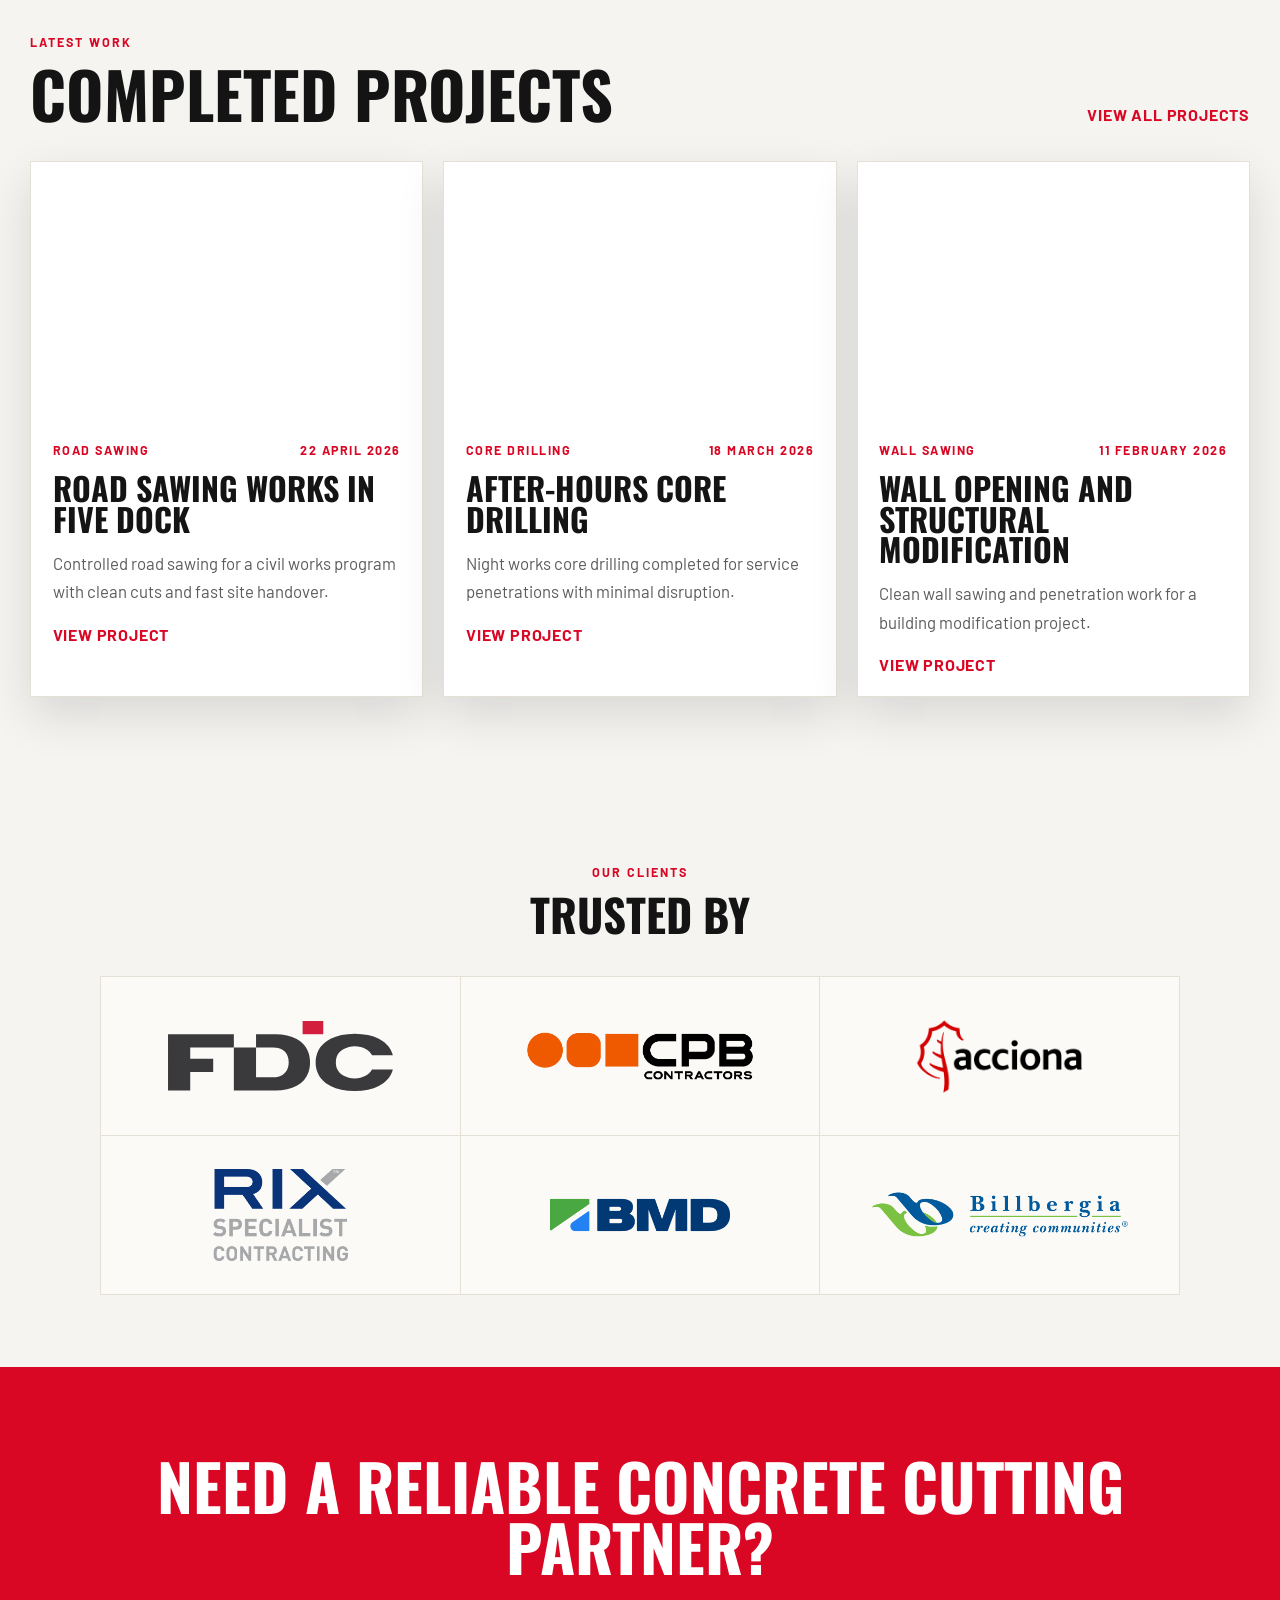
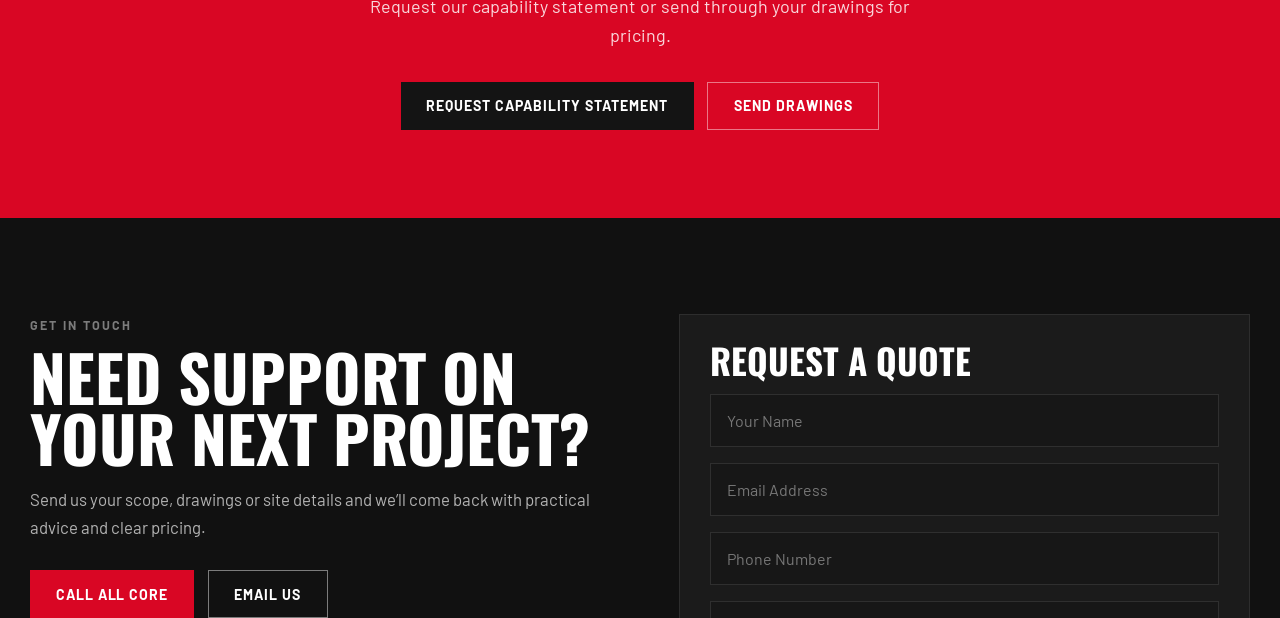
<file: contact.html>
<!DOCTYPE html>
<html lang="en">
  <head>
    <meta charset="UTF-8" />
    <meta name="viewport" content="width=device-width, initial-scale=1.0" />
    <meta http-equiv="refresh" content="0; url=./index.html#contact" />
    <meta name="robots" content="noindex, follow" />
    <link rel="canonical" href="http://allcore.com.au/#contact" />
    <title>Contact ALL CORE</title>
  </head>
  <body>
    <p><a href="./index.html#contact">Continue to Contact ALL CORE</a></p>
  </body>
</html>
</file>
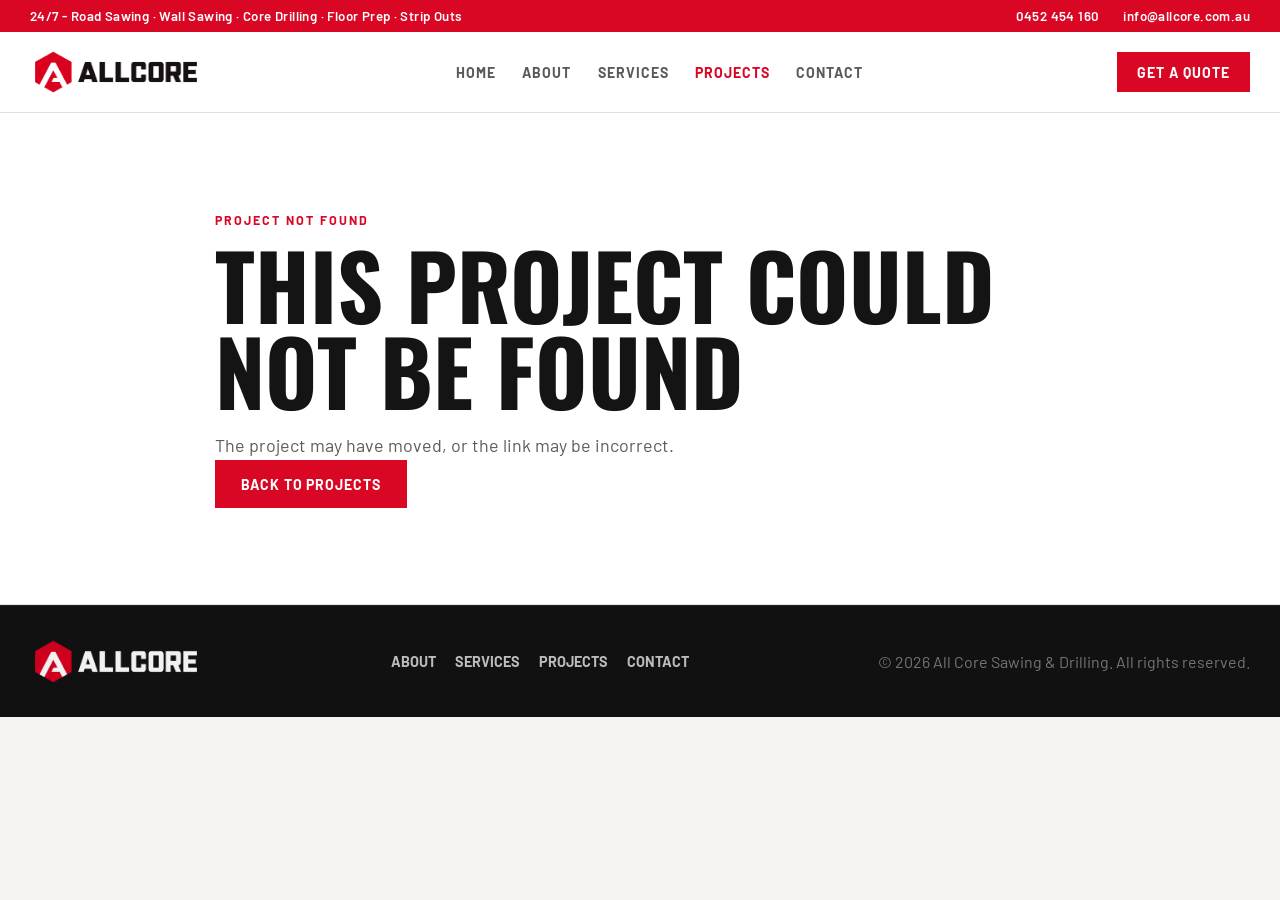
<file: project.html>
<!DOCTYPE html>
<html lang="en">
  <head>
    <meta charset="UTF-8" />
    <meta name="viewport" content="width=device-width, initial-scale=1.0" />
    <title>Project | ALL CORE Sawing &amp; Drilling</title>
    <meta
      name="description"
      content="Completed ALL CORE Sawing & Drilling project detail with photos and project description."
    />
    <link rel="canonical" href="http://allcore.com.au/project.html" />
    <meta property="og:type" content="article" />
    <meta property="og:site_name" content="ALL CORE Sawing & Drilling" />
    <meta property="og:title" content="Project | ALL CORE Sawing & Drilling" />
    <meta
      property="og:description"
      content="Completed ALL CORE Sawing & Drilling project detail with photos and project description."
    />
    <meta property="og:url" content="http://allcore.com.au/project.html" />
    <meta property="og:image" content="http://allcore.com.au/public/assets/road-saw-hero.jpeg" />
    <meta name="twitter:card" content="summary_large_image" />
    <meta name="twitter:title" content="Project | ALL CORE Sawing & Drilling" />
    <meta
      name="twitter:description"
      content="Completed ALL CORE Sawing & Drilling project detail with photos and project description."
    />
    <meta name="twitter:image" content="http://allcore.com.au/public/assets/road-saw-hero.jpeg" />
    <link rel="preconnect" href="https://fonts.googleapis.com" />
    <link rel="preconnect" href="https://fonts.gstatic.com" crossorigin />
    <link
      href="https://fonts.googleapis.com/css2?family=Barlow:wght@400;500;600;700&family=Oswald:wght@400;500;600;700&display=swap"
      rel="stylesheet"
    />
    <link rel="stylesheet" href="./styles.css" />
    <script src="./script.js" defer></script>
  </head>
  <body>
    <header class="topbar">
      <div class="wrap topbar-inner">
        <p>24/7 - Road Sawing · Wall Sawing · Core Drilling · Floor Prep · Strip Outs</p>
        <div class="topbar-meta">
          <a href="tel:0452454160">0452 454 160</a>
          <a href="mailto:info@allcore.com.au">info@allcore.com.au</a>
        </div>
      </div>
    </header>

    <nav class="navbar" id="navbar">
      <div class="wrap navbar-inner">
        <a class="brand" href="./index.html" aria-label="ALL CORE home">
          <img src="./public/assets/allcore-logo-black-web.png" alt="ALL CORE" />
        </a>
        <button class="hamburger" id="hamburger" aria-label="Toggle navigation" aria-expanded="false">
          <span></span><span></span><span></span>
        </button>
        <div class="nav-links" id="nav-links">
          <a href="./index.html">Home</a>
          <a href="./index.html#about">About</a>
          <a href="./index.html#services">Services</a>
          <a href="./projects.html" aria-current="page">Projects</a>
          <a href="./index.html#contact">Contact</a>
        </div>
        <a class="btn btn-red nav-cta" href="./index.html#contact">Get A Quote</a>
      </div>
    </nav>

    <main data-project-detail>
      <section class="page-hero">
        <div class="wrap page-hero-inner">
          <span class="kicker">Project</span>
          <h1 class="page-title">Loading project</h1>
          <p>Fetching the project details.</p>
        </div>
      </section>
    </main>

    <footer class="footer">
      <div class="wrap footer-inner">
        <a class="footer-logo" href="./index.html">
          <img src="./public/assets/allcore-logo-white-web.png" alt="ALL CORE" />
        </a>
        <nav class="footer-nav" aria-label="Footer">
          <a href="./index.html#about">About</a>
          <a href="./index.html#services">Services</a>
          <a href="./projects.html">Projects</a>
          <a href="./index.html#contact">Contact</a>
        </nav>
        <p class="footer-copy">© 2026 All Core Sawing &amp; Drilling. All rights reserved.</p>
      </div>
    </footer>
  </body>
</html>
</file>
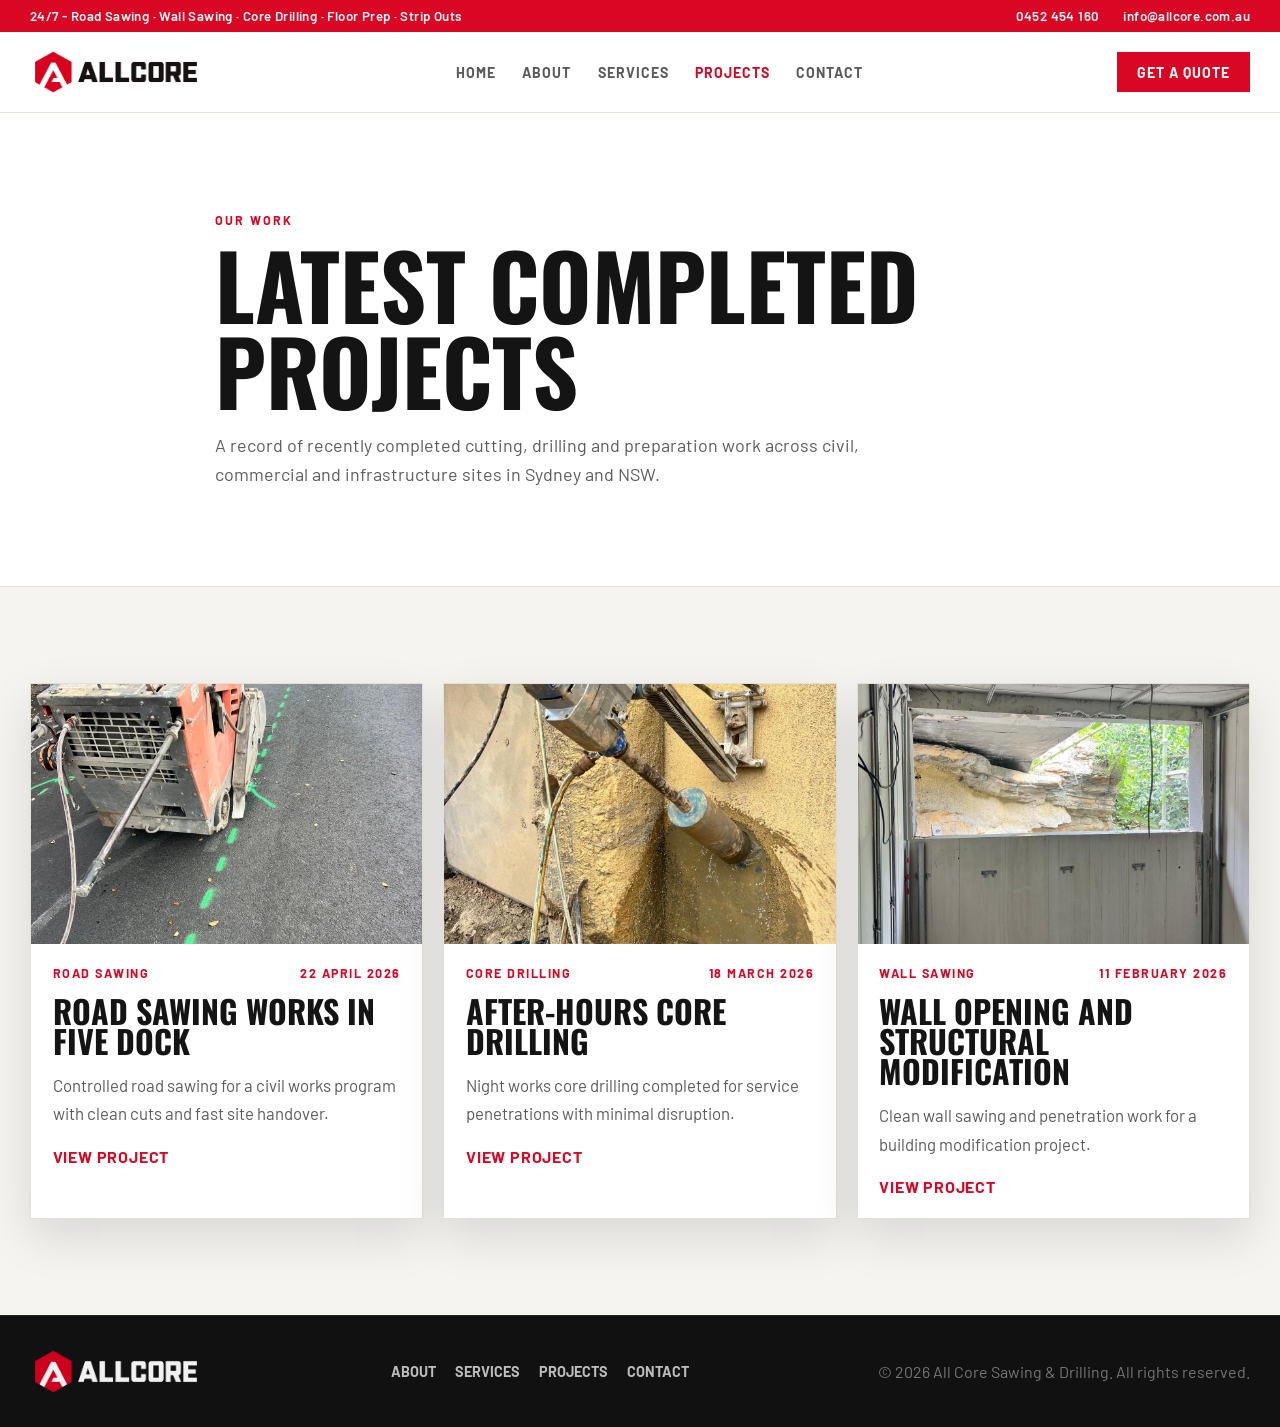
<file: projects.html>
<!DOCTYPE html>
<html lang="en">
  <head>
    <meta charset="UTF-8" />
    <meta name="viewport" content="width=device-width, initial-scale=1.0" />
    <title>Projects | ALL CORE Completed Work</title>
    <meta
      name="description"
      content="Latest completed ALL CORE Sawing & Drilling work across Sydney and NSW, including photos and project descriptions."
    />
    <link rel="canonical" href="http://allcore.com.au/projects.html" />
    <meta property="og:type" content="website" />
    <meta property="og:site_name" content="ALL CORE Sawing & Drilling" />
    <meta property="og:title" content="Projects | ALL CORE Completed Work" />
    <meta
      property="og:description"
      content="Recent ALL CORE concrete cutting, sawing, drilling and preparation work across Sydney and NSW."
    />
    <meta property="og:url" content="http://allcore.com.au/projects.html" />
    <meta property="og:image" content="http://allcore.com.au/public/assets/road-saw-hero.jpeg" />
    <meta name="twitter:card" content="summary_large_image" />
    <meta name="twitter:title" content="Projects | ALL CORE Completed Work" />
    <meta
      name="twitter:description"
      content="Recent ALL CORE concrete cutting, sawing, drilling and preparation work across Sydney and NSW."
    />
    <meta name="twitter:image" content="http://allcore.com.au/public/assets/road-saw-hero.jpeg" />
    <link rel="preconnect" href="https://fonts.googleapis.com" />
    <link rel="preconnect" href="https://fonts.gstatic.com" crossorigin />
    <link
      href="https://fonts.googleapis.com/css2?family=Barlow:wght@400;500;600;700&family=Oswald:wght@400;500;600;700&display=swap"
      rel="stylesheet"
    />
    <link rel="stylesheet" href="./styles.css" />
    <script src="./script.js" defer></script>
  </head>
  <body>
    <header class="topbar">
      <div class="wrap topbar-inner">
        <p>24/7 - Road Sawing · Wall Sawing · Core Drilling · Floor Prep · Strip Outs</p>
        <div class="topbar-meta">
          <a href="tel:0452454160">0452 454 160</a>
          <a href="mailto:info@allcore.com.au">info@allcore.com.au</a>
        </div>
      </div>
    </header>

    <nav class="navbar" id="navbar">
      <div class="wrap navbar-inner">
        <a class="brand" href="./index.html" aria-label="ALL CORE home">
          <img src="./public/assets/allcore-logo-black-web.png" alt="ALL CORE" />
        </a>
        <button class="hamburger" id="hamburger" aria-label="Toggle navigation" aria-expanded="false">
          <span></span><span></span><span></span>
        </button>
        <div class="nav-links" id="nav-links">
          <a href="./index.html">Home</a>
          <a href="./index.html#about">About</a>
          <a href="./index.html#services">Services</a>
          <a href="./projects.html" aria-current="page">Projects</a>
          <a href="./index.html#contact">Contact</a>
        </div>
        <a class="btn btn-red nav-cta" href="./index.html#contact">Get A Quote</a>
      </div>
    </nav>

    <main>
      <section class="page-hero">
        <div class="wrap page-hero-inner">
          <span class="kicker">Our Work</span>
          <h1 class="page-title">Latest completed projects</h1>
          <p>
            A record of recently completed cutting, drilling and preparation work across civil,
            commercial and infrastructure sites in Sydney and NSW.
          </p>
        </div>
      </section>

      <section class="section project-section">
        <div class="wrap">
          <div class="project-grid" data-project-list></div>
        </div>
      </section>
    </main>

    <footer class="footer">
      <div class="wrap footer-inner">
        <a class="footer-logo" href="./index.html">
          <img src="./public/assets/allcore-logo-white-web.png" alt="ALL CORE" />
        </a>
        <nav class="footer-nav" aria-label="Footer">
          <a href="./index.html#about">About</a>
          <a href="./index.html#services">Services</a>
          <a href="./projects.html">Projects</a>
          <a href="./index.html#contact">Contact</a>
        </nav>
        <p class="footer-copy">© 2026 All Core Sawing &amp; Drilling. All rights reserved.</p>
      </div>
    </footer>
  </body>
</html>
</file>
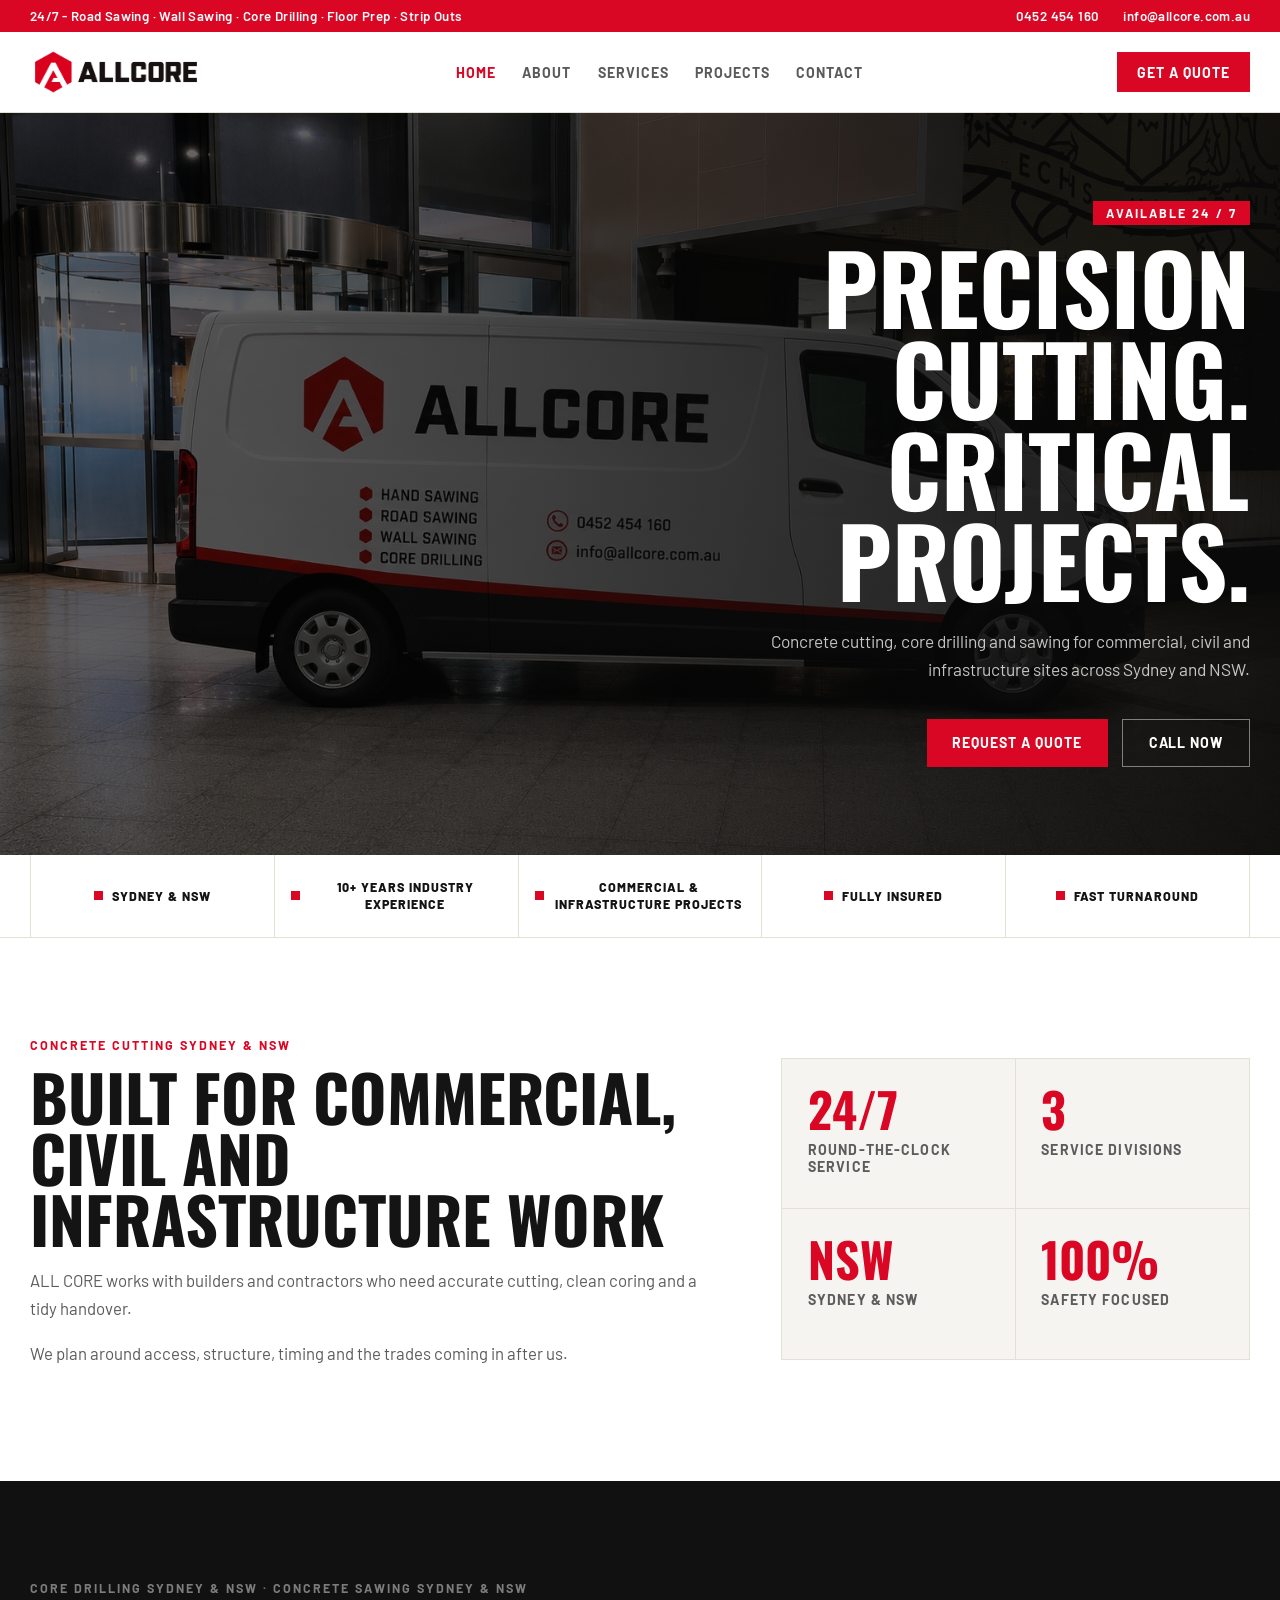
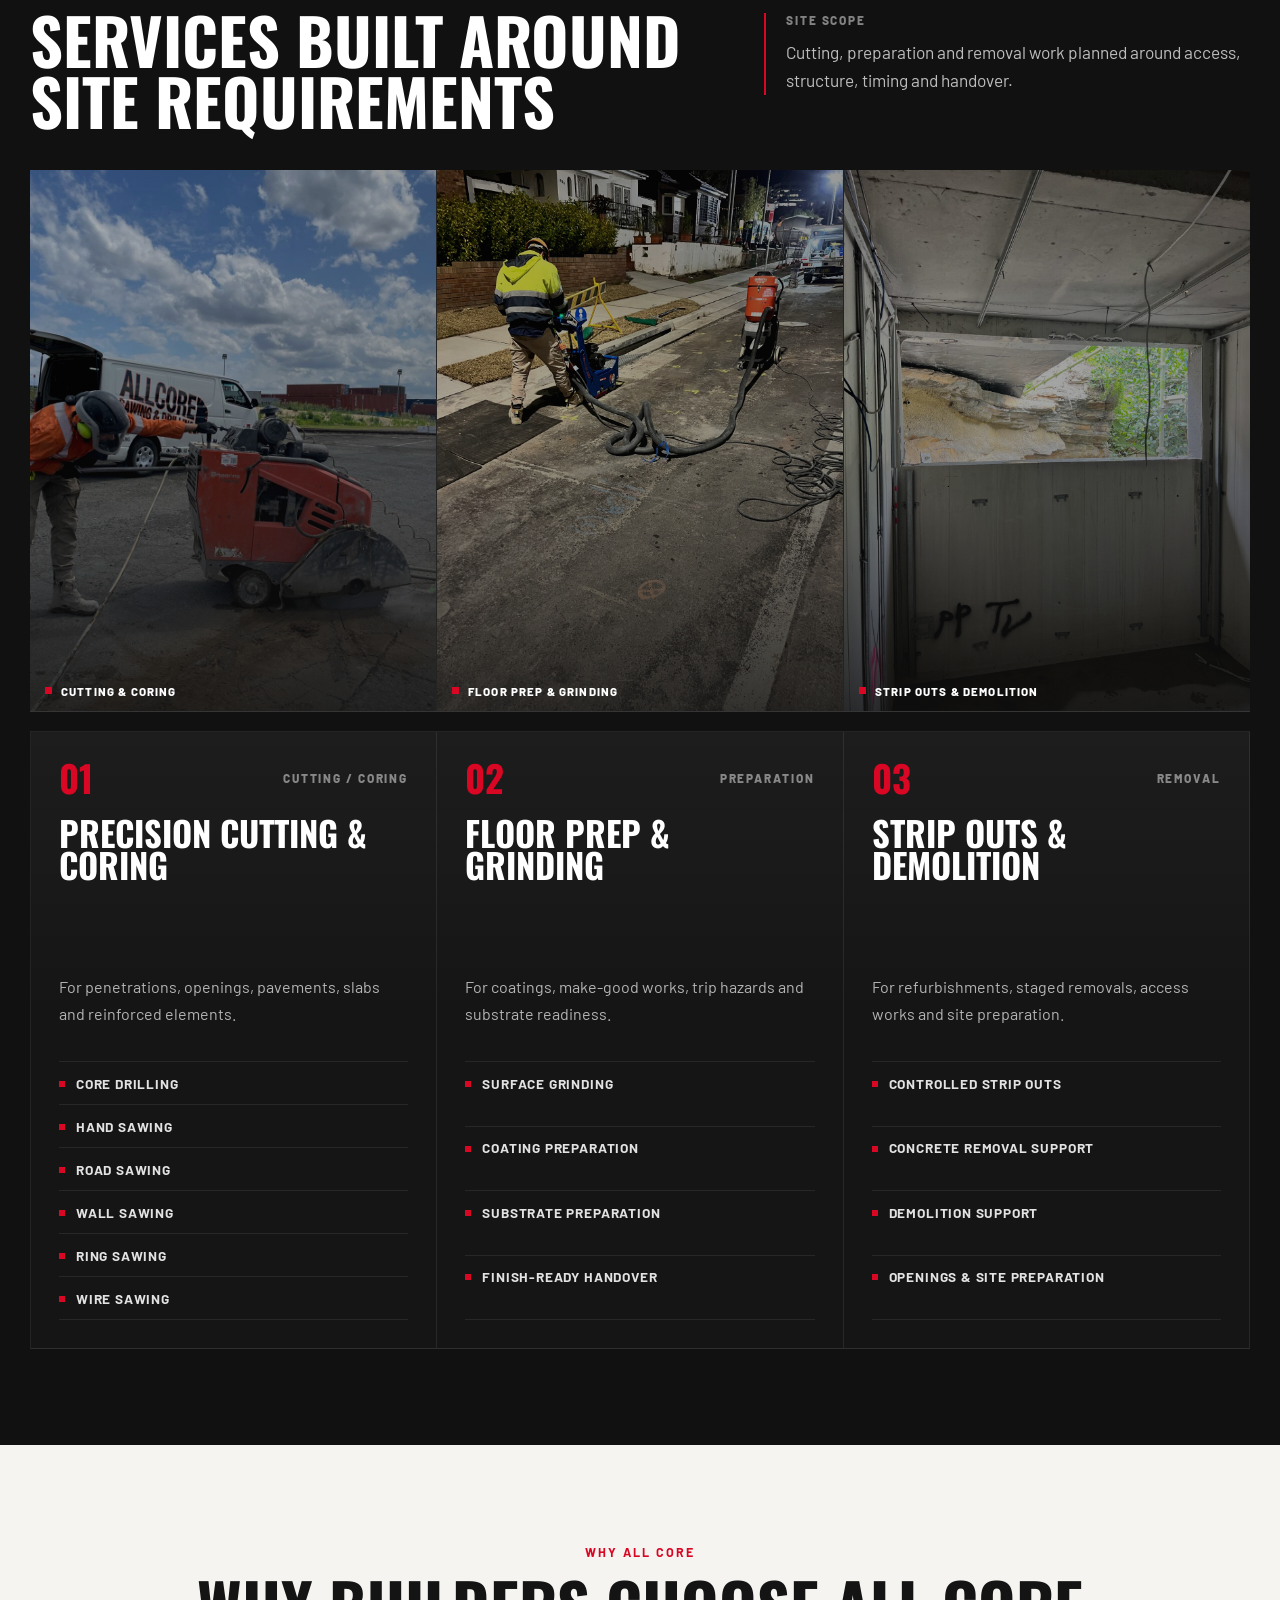
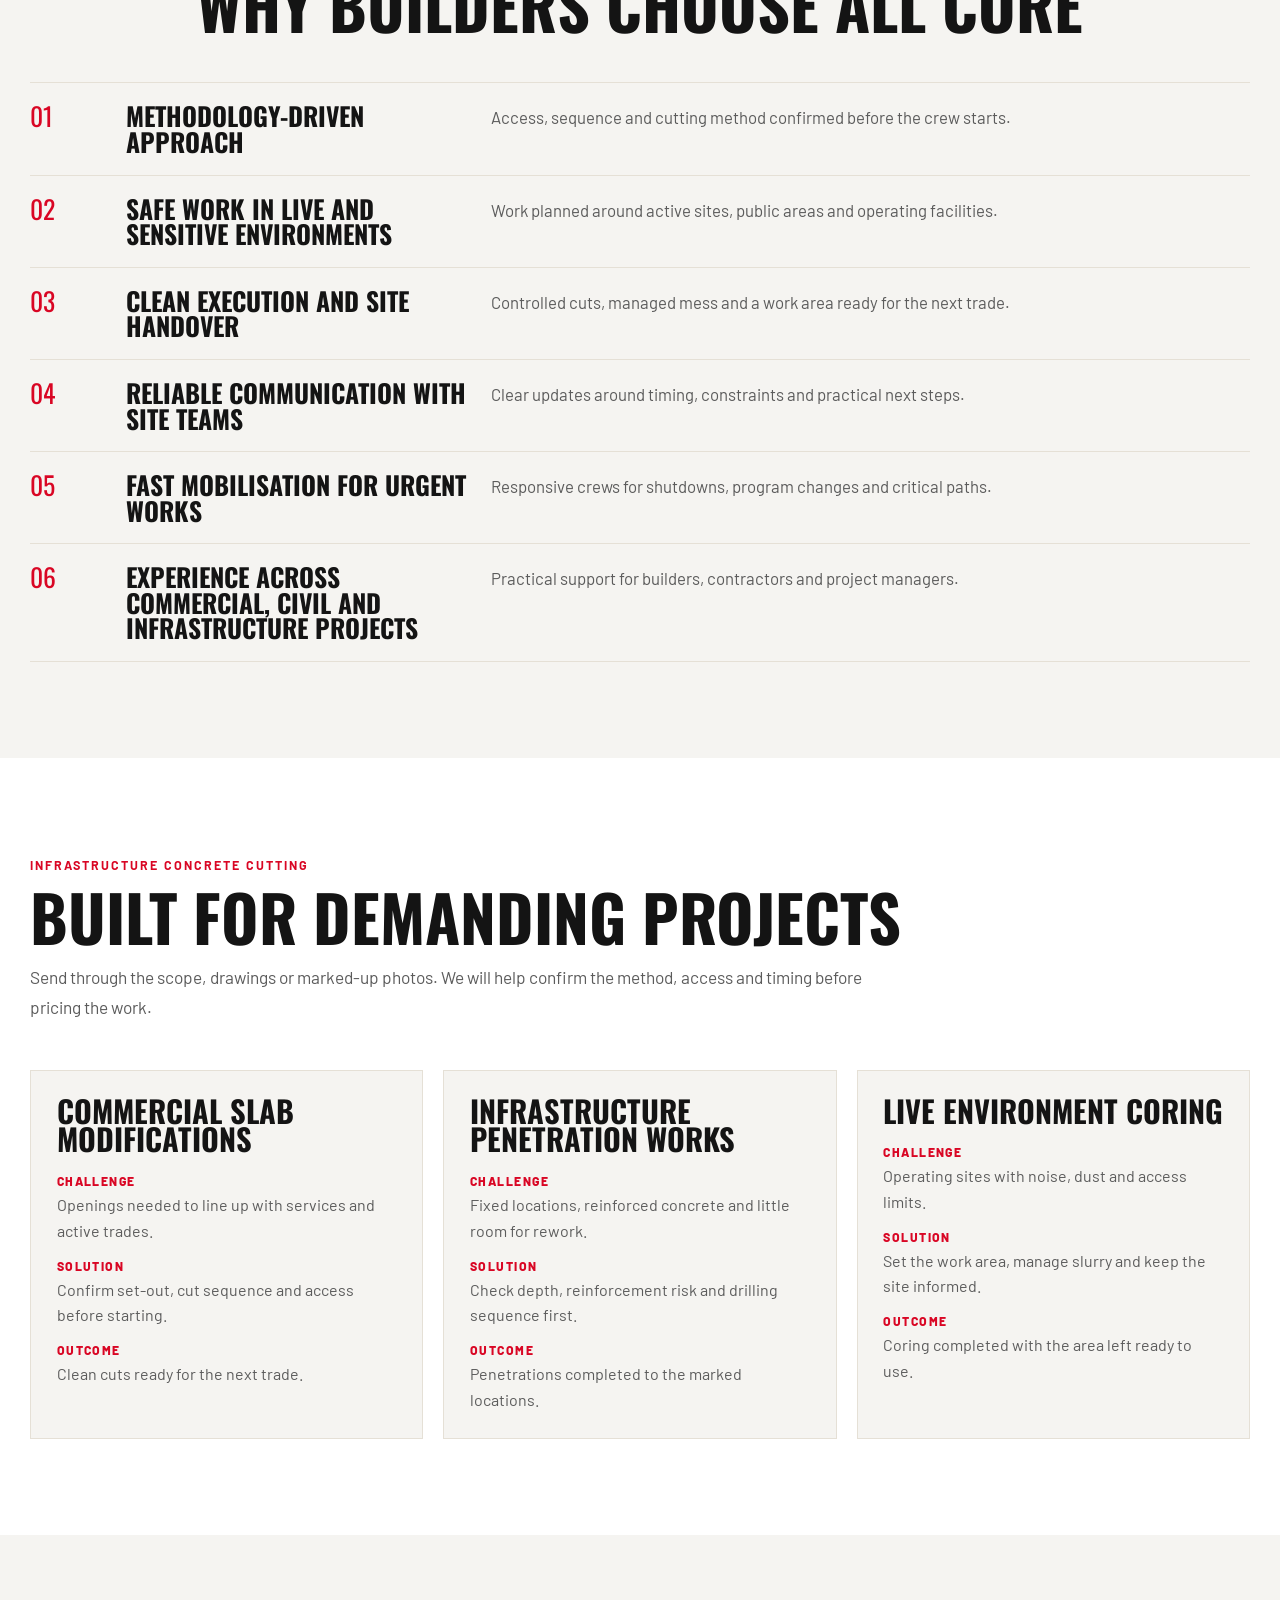
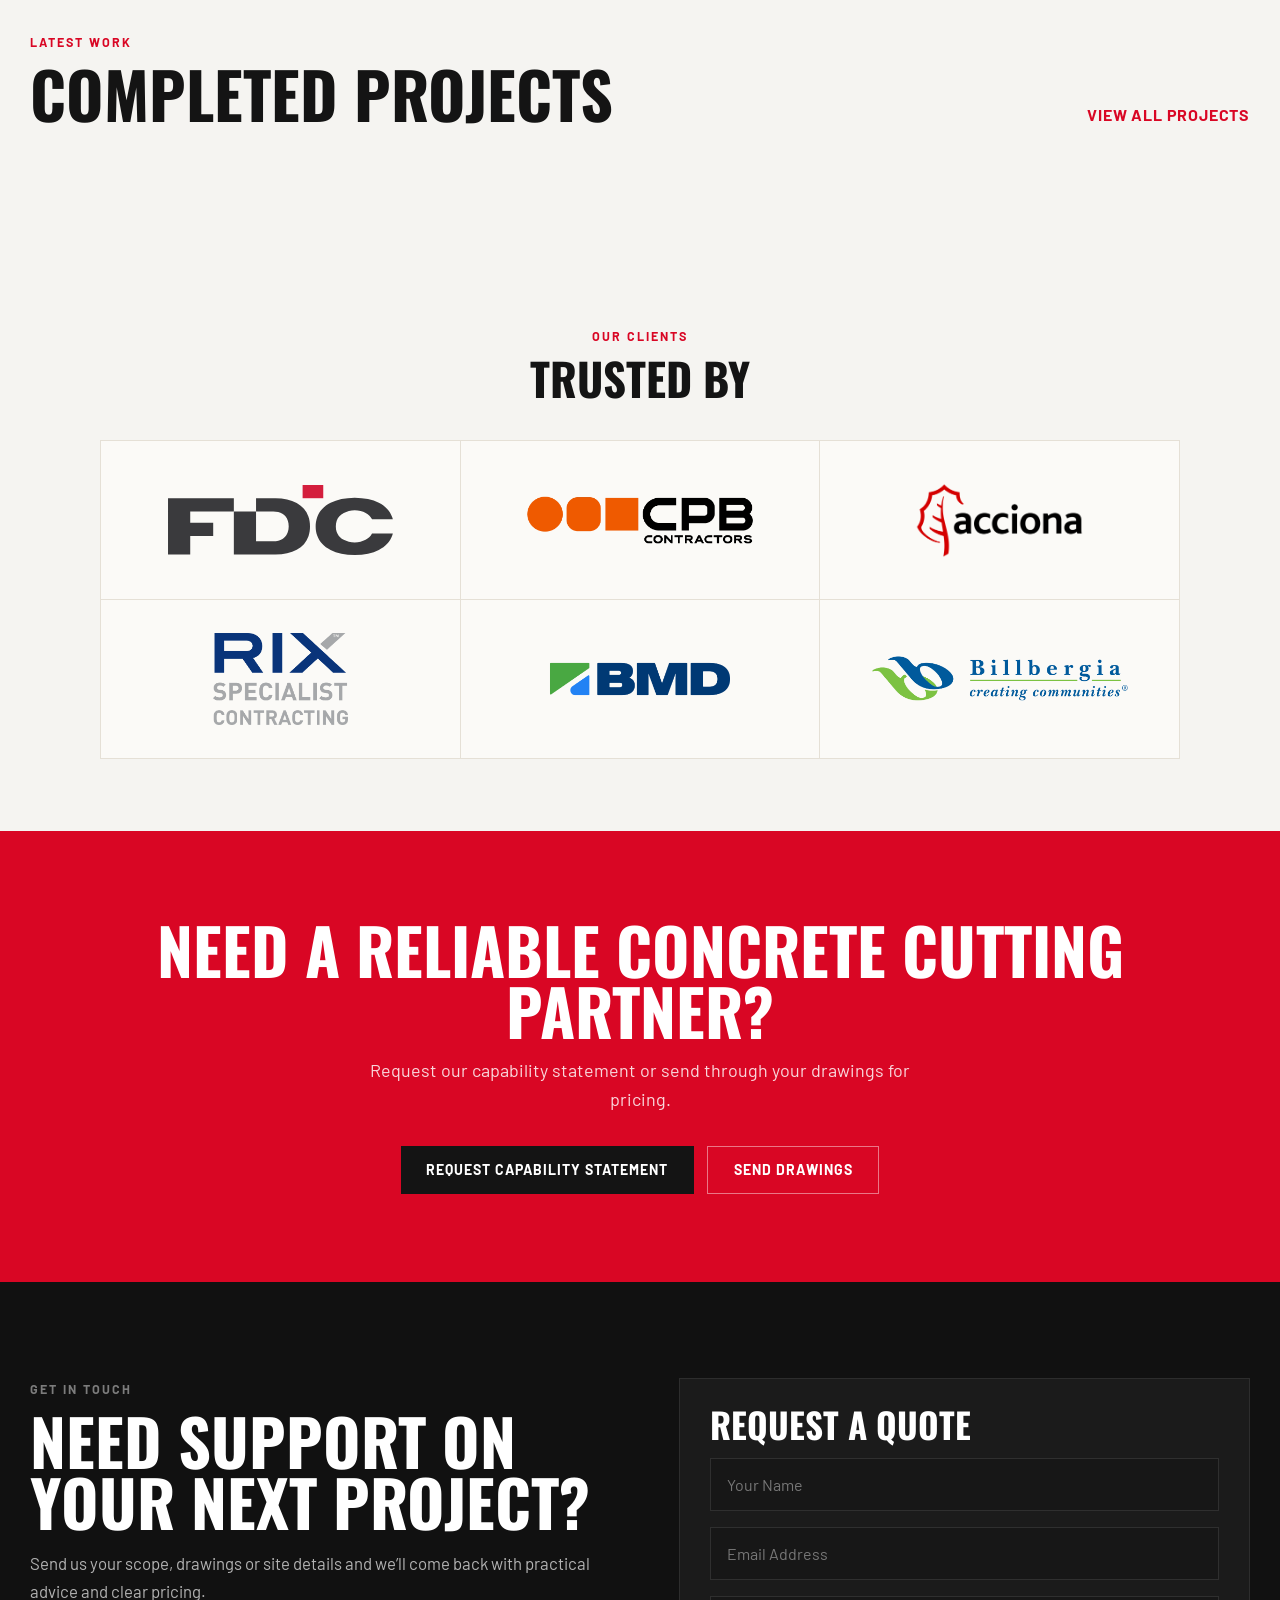
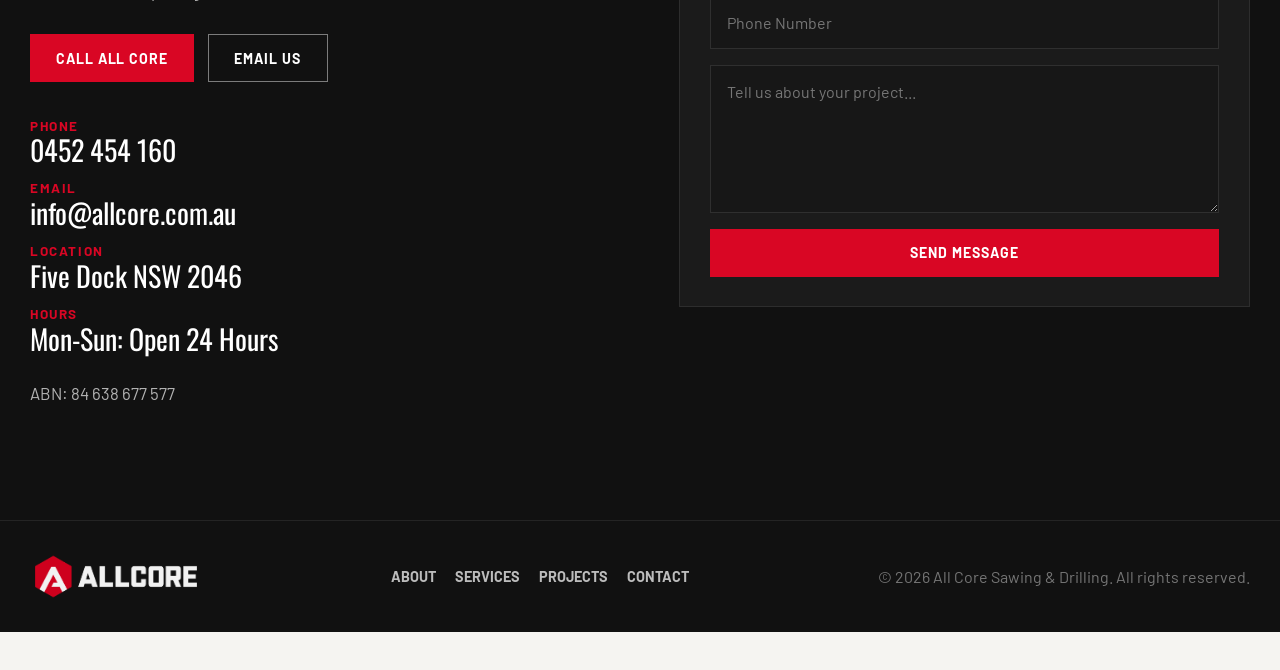
<file: services.html>
<!DOCTYPE html>
<html lang="en">
  <head>
    <meta charset="UTF-8" />
    <meta name="viewport" content="width=device-width, initial-scale=1.0" />
    <meta http-equiv="refresh" content="0; url=./index.html#services" />
    <meta name="robots" content="noindex, follow" />
    <link rel="canonical" href="http://allcore.com.au/#services" />
    <title>ALL CORE Services</title>
  </head>
  <body>
    <p><a href="./index.html#services">Continue to ALL CORE Services</a></p>
  </body>
</html>
</file>
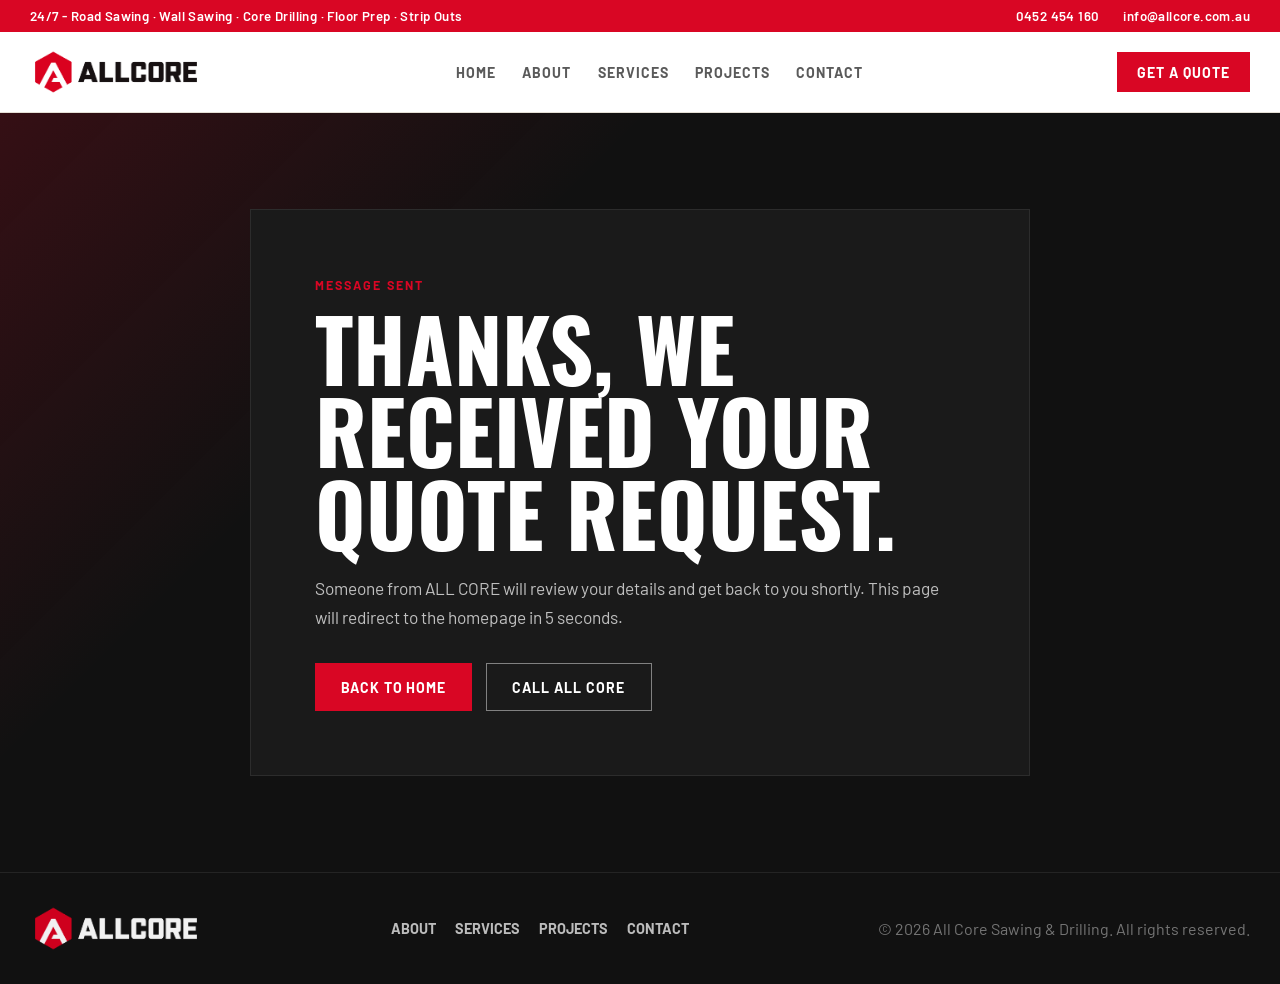
<file: thank-you.html>
<!DOCTYPE html>
<html lang="en">
  <head>
    <meta charset="UTF-8" />
    <meta name="viewport" content="width=device-width, initial-scale=1.0" />
    <meta http-equiv="refresh" content="5; url=./index.html" />
    <title>Thank You | ALL CORE</title>
    <meta
      name="description"
      content="Thank you for contacting ALL CORE. We have received your quote request and will get back to you shortly."
    />
    <meta name="robots" content="noindex, nofollow" />
    <link rel="canonical" href="http://allcore.com.au/thank-you.html" />
    <link rel="preconnect" href="https://fonts.googleapis.com" />
    <link rel="preconnect" href="https://fonts.gstatic.com" crossorigin />
    <link
      href="https://fonts.googleapis.com/css2?family=Barlow:wght@400;500;600;700&family=Oswald:wght@400;500;600;700&display=swap"
      rel="stylesheet"
    />
    <link rel="stylesheet" href="./styles.css" />
    <script src="./script.js" defer></script>
  </head>
  <body>
    <header class="topbar">
      <div class="wrap topbar-inner">
        <p>24/7 - Road Sawing &middot; Wall Sawing &middot; Core Drilling &middot; Floor Prep &middot; Strip Outs</p>
        <div class="topbar-meta">
          <a href="tel:0452454160">0452 454 160</a>
          <a href="mailto:info@allcore.com.au">info@allcore.com.au</a>
        </div>
      </div>
    </header>

    <nav class="navbar" id="navbar">
      <div class="wrap navbar-inner">
        <a class="brand" href="./index.html" aria-label="ALL CORE home">
          <img src="./public/assets/allcore-logo-black-web.png" alt="ALL CORE" />
        </a>
        <button class="hamburger" id="hamburger" aria-label="Toggle navigation" aria-expanded="false">
          <span></span><span></span><span></span>
        </button>
        <div class="nav-links" id="nav-links">
          <a href="./index.html">Home</a>
          <a href="./index.html#about">About</a>
          <a href="./index.html#services">Services</a>
          <a href="./projects.html">Projects</a>
          <a href="./index.html#contact">Contact</a>
        </div>
        <a class="btn btn-red nav-cta" href="./index.html#contact">Get A Quote</a>
      </div>
    </nav>

    <main>
      <section class="thank-section">
        <div class="wrap thank-inner">
          <div class="thank-card">
            <span class="kicker">Message Sent</span>
            <h1 class="page-title">Thanks, we received your quote request.</h1>
            <p>
              Someone from ALL CORE will review your details and get back to you shortly.
              This page will redirect to the homepage in 5 seconds.
            </p>
            <div class="thank-actions">
              <a class="btn btn-red" href="./index.html">Back To Home</a>
              <a class="btn btn-ghost" href="tel:0452454160">Call All Core</a>
            </div>
          </div>
        </div>
      </section>
    </main>

    <footer class="footer">
      <div class="wrap footer-inner">
        <a class="footer-logo" href="./index.html">
          <img src="./public/assets/allcore-logo-white-web.png" alt="ALL CORE" />
        </a>
        <nav class="footer-nav" aria-label="Footer">
          <a href="./index.html#about">About</a>
          <a href="./index.html#services">Services</a>
          <a href="./projects.html">Projects</a>
          <a href="./index.html#contact">Contact</a>
        </nav>
        <p class="footer-copy">&copy; 2026 All Core Sawing &amp; Drilling. All rights reserved.</p>
      </div>
    </footer>
  </body>
</html>
</file>
<file: styles.css>
:root {
  --red: #d90624;
  --red-dark: #b30520;
  --ink: #141414;
  --ink-soft: #5c5c5c;
  --bg: #f5f4f1;
  --paper: #ffffff;
  --dark: #111111;
  --dark-2: #1b1b1b;
  --line: rgba(255, 255, 255, 0.08);
  --line-light: #e5e0d6;
  --container: 1220px;
  --shadow: 0 18px 45px rgba(0, 0, 0, 0.12);
}

*,
*::before,
*::after {
  box-sizing: border-box;
}

html {
  scroll-behavior: smooth;
}

body {
  margin: 0;
  background: var(--bg);
  color: var(--ink);
  font-family: "Barlow", sans-serif;
  -webkit-font-smoothing: antialiased;
}

img {
  display: block;
  width: 100%;
}

a {
  color: inherit;
  text-decoration: none;
}

button,
input,
textarea {
  font: inherit;
}

.wrap {
  width: min(var(--container), calc(100% - 2.5rem));
  margin: 0 auto;
}

.section {
  padding: 6rem 0;
}

.topbar {
  background: var(--red);
  color: #fff;
}

.topbar-inner {
  display: flex;
  justify-content: space-between;
  align-items: center;
  gap: 1rem;
  padding: 0.5rem 0;
  font-size: 0.83rem;
  font-weight: 600;
  letter-spacing: 0.03em;
}

.topbar-inner p {
  margin: 0;
}

.topbar-meta {
  display: flex;
  gap: 1.5rem;
  flex-wrap: wrap;
}

.topbar a:hover {
  opacity: 0.78;
}

.navbar {
  position: sticky;
  top: 0;
  z-index: 50;
  background: #fff;
  border-bottom: 1px solid var(--line-light);
  transition: box-shadow 180ms ease;
}

.navbar.scrolled {
  box-shadow: 0 2px 24px rgba(0, 0, 0, 0.08);
}

.navbar-inner {
  display: flex;
  align-items: center;
  justify-content: space-between;
  gap: 1.4rem;
  min-height: 80px;
}

.brand img {
  width: 172px;
  height: auto;
}

.nav-links {
  display: flex;
  align-items: center;
  gap: 1.65rem;
}

.nav-links a {
  color: #5a5a5a;
  font-size: 0.88rem;
  font-weight: 700;
  letter-spacing: 0.07em;
  text-transform: uppercase;
  transition: color 160ms ease;
}

.nav-links a:hover,
.nav-links a[aria-current="page"] {
  color: var(--red);
}

.hamburger {
  display: none;
  flex-direction: column;
  gap: 5px;
  background: transparent;
  border: 0;
  cursor: pointer;
  padding: 0.35rem;
}

.hamburger span {
  display: block;
  width: 24px;
  height: 2px;
  background: var(--ink);
  transition: transform 200ms ease, opacity 200ms ease;
}

.hamburger.open span:nth-child(1) {
  transform: translateY(7px) rotate(45deg);
}

.hamburger.open span:nth-child(2) {
  opacity: 0;
}

.hamburger.open span:nth-child(3) {
  transform: translateY(-7px) rotate(-45deg);
}

.btn {
  display: inline-flex;
  align-items: center;
  justify-content: center;
  min-height: 48px;
  padding: 0.85rem 1.6rem;
  border: 0;
  cursor: pointer;
  font-weight: 700;
  font-size: 0.88rem;
  letter-spacing: 0.07em;
  text-transform: uppercase;
  transition: transform 140ms ease, background 160ms ease, opacity 160ms ease;
  white-space: nowrap;
}

.btn:hover {
  transform: translateY(-1px);
}

.btn-red {
  background: var(--red);
  color: #fff;
}

.btn-red:hover {
  background: var(--red-dark);
}

.btn-dark {
  background: var(--ink);
  color: #fff;
}

.btn-dark:hover {
  background: #333;
}

.btn-ghost {
  background: transparent;
  color: #fff;
  border: 1.5px solid rgba(255, 255, 255, 0.45);
}

.btn-ghost:hover {
  background: rgba(255, 255, 255, 0.08);
  border-color: #fff;
}

.nav-cta {
  min-height: 40px;
  padding: 0.6rem 1.25rem;
}

.hero {
  position: relative;
  min-height: 700px;
  overflow: hidden;
  background: #0d0d0d;
  display: flex;
  align-items: center;
}

.hero-bg {
  position: absolute;
  inset: 0;
  height: 100%;
  object-fit: cover;
  object-position: center 50%;
  filter: brightness(0.5);
}

.hero-overlay {
  position: absolute;
  inset: 0;
  background: linear-gradient(
    to left,
    rgba(10, 10, 10, 0.88) 0%,
    rgba(10, 10, 10, 0.55) 42%,
    rgba(10, 10, 10, 0.12) 100%
  );
}

.hero-content {
  position: relative;
  z-index: 1;
  display: flex;
  justify-content: flex-end;
  padding: 5.5rem 0;
}

.hero-copy {
  max-width: 540px;
  color: #fff;
  text-align: right;
}

.eyebrow,
.kicker {
  display: inline-block;
  margin-bottom: 0.9rem;
  color: var(--red);
  font-size: 0.78rem;
  font-weight: 700;
  letter-spacing: 0.16em;
  text-transform: uppercase;
}

.eyebrow {
  padding: 0.32rem 0.8rem;
  background: var(--red);
  color: #fff;
}

.hero h1,
.section-h,
.page-title,
.capability-service h3,
.project-card h3,
.capability-card h3,
.quote-form h2 {
  margin: 0;
  font-family: "Oswald", sans-serif;
  font-weight: 700;
  line-height: 0.95;
  text-transform: uppercase;
}

.hero h1 {
  font-size: clamp(3.4rem, 7.5vw, 6.2rem);
}

.hero h1 em {
  color: var(--red);
  font-style: normal;
}

.hero-lead {
  max-width: 32rem;
  margin: 1.4rem 0 0 auto;
  color: rgba(255, 255, 255, 0.76);
  font-size: 1.08rem;
  line-height: 1.65;
}

.hero-actions {
  display: flex;
  justify-content: flex-end;
  gap: 0.9rem;
  flex-wrap: wrap;
  margin-top: 2.2rem;
}

.page-hero {
  background: var(--paper);
  border-bottom: 1px solid var(--line-light);
}

.dark-hero {
  background: var(--dark);
  color: #fff;
}

.page-hero-inner {
  max-width: 850px;
  padding: 6rem 0;
}

.page-title {
  font-size: clamp(3.2rem, 7vw, 6rem);
}

.page-hero p {
  max-width: 44rem;
  margin: 1.2rem 0 0;
  color: var(--ink-soft);
  font-size: 1.12rem;
  line-height: 1.65;
}

.dark-hero p {
  color: rgba(255, 255, 255, 0.68);
}

.section-h {
  font-size: clamp(2.6rem, 5vw, 4.4rem);
}

.section-head {
  margin-bottom: 3rem;
}

.section-head > p {
  max-width: 54rem;
  margin: 1rem 0 0;
  color: var(--ink-soft);
  font-size: 1.08rem;
  line-height: 1.7;
}

.centered {
  text-align: center;
}

.centered > p,
.centered .section-head > p {
  margin-left: auto;
  margin-right: auto;
}

.split-head {
  display: flex;
  align-items: flex-end;
  justify-content: space-between;
  gap: 2rem;
  margin-bottom: 2.3rem;
}

.section-action {
  display: flex;
  justify-content: center;
  margin-top: 2.5rem;
}

.text-link {
  display: inline-flex;
  color: var(--red);
  font-weight: 700;
  letter-spacing: 0.05em;
  text-transform: uppercase;
}

.text-link:hover {
  color: var(--red-dark);
}

.about-section {
  background: var(--paper);
}

.about-grid {
  display: grid;
  grid-template-columns: minmax(0, 1.1fr) minmax(300px, 0.75fr);
  gap: 4rem;
  align-items: center;
}

.about-body p,
.check-row p,
.project-card p,
.project-story p,
.contact-info p {
  color: var(--ink-soft);
  font-size: 1.05rem;
  line-height: 1.7;
}

.stats-grid {
  display: grid;
  grid-template-columns: repeat(2, minmax(0, 1fr));
  border: 1px solid var(--line-light);
}

.stat-cell {
  min-height: 150px;
  padding: 1.6rem;
  border-right: 1px solid var(--line-light);
  border-bottom: 1px solid var(--line-light);
  background: var(--bg);
}

.stat-cell:nth-child(2n) {
  border-right: 0;
}

.stat-cell:nth-last-child(-n + 2) {
  border-bottom: 0;
}

.stat-n {
  color: var(--red);
  font-family: "Oswald", sans-serif;
  font-size: 3rem;
  font-weight: 700;
  line-height: 1;
}

.stat-l {
  margin-top: 0.5rem;
  color: var(--ink-soft);
  font-size: 0.88rem;
  font-weight: 700;
  letter-spacing: 0.08em;
  text-transform: uppercase;
}

.services-section,
.contact-section,
.footer {
  background: var(--dark);
  color: #fff;
}

.services-section .kicker,
.contact-section .kicker {
  color: rgba(255, 255, 255, 0.45);
}

.services-capability {
  display: grid;
  gap: 1.15rem;
}

.services-intro {
  display: grid;
  grid-template-columns: minmax(0, 1.15fr) minmax(320px, 0.85fr);
  align-items: center;
  gap: clamp(2rem, 6vw, 6rem);
  padding-bottom: 1.3rem;
}

.services-intro-copy {
  display: grid;
  gap: 0.7rem;
  padding: 0 0 0 1.25rem;
  border-left: 2px solid var(--red);
}

.services-intro-copy span,
.capability-service-head small {
  color: rgba(255, 255, 255, 0.48);
  font-size: 0.74rem;
  font-weight: 800;
  letter-spacing: 0.16em;
  text-transform: uppercase;
}

.services-intro-copy p {
  max-width: 34rem;
  margin: 0;
  color: rgba(255, 255, 255, 0.72);
  font-size: 1.08rem;
  line-height: 1.65;
}

.services-gallery {
  display: grid;
  grid-template-columns: repeat(3, minmax(0, 1fr));
  gap: 1px;
  background: var(--line);
  border-bottom: 1px solid var(--line);
}

.services-gallery-item {
  position: relative;
  min-height: clamp(220px, 18vw, 260px);
  margin: 0;
  overflow: hidden;
  background: var(--dark-2);
}

.services-gallery-item::after {
  content: "";
  position: absolute;
  inset: 0;
  background:
    linear-gradient(to top, rgba(17, 17, 17, 0.78), rgba(17, 17, 17, 0.08) 56%),
    linear-gradient(90deg, rgba(17, 17, 17, 0.08), rgba(17, 17, 17, 0.22));
  pointer-events: none;
}

.services-gallery-item img {
  width: 100%;
  height: 100%;
  min-height: inherit;
  object-fit: cover;
  filter: grayscale(0.08) brightness(0.78) contrast(1.08);
}

.services-gallery-feature img {
  object-position: center 48%;
}

.services-gallery-item figcaption {
  position: absolute;
  left: 0.95rem;
  bottom: 0.85rem;
  z-index: 2;
  display: inline-flex;
  align-items: center;
  gap: 0.55rem;
  margin: 0;
  color: #fff;
  font-size: 0.72rem;
  font-weight: 800;
  letter-spacing: 0.1em;
  text-transform: uppercase;
}

.services-gallery-item figcaption span {
  width: 7px;
  height: 7px;
  background: var(--red);
}

.capability-service-list {
  display: grid;
  grid-template-columns: repeat(3, minmax(0, 1fr));
  border-top: 1px solid var(--line);
  border-left: 1px solid var(--line);
}

.capability-service {
  display: grid;
  grid-template-rows: auto minmax(8.6rem, auto) minmax(4.2rem, auto) 1fr;
  align-content: stretch;
  gap: 1.25rem;
  min-height: 430px;
  padding: clamp(1.35rem, 2.2vw, 2rem);
  border-right: 1px solid var(--line);
  border-bottom: 1px solid var(--line);
  background:
    linear-gradient(180deg, rgba(255, 255, 255, 0.035), transparent 46%),
    rgba(255, 255, 255, 0.015);
}

.capability-service-head {
  display: flex;
  align-items: center;
  justify-content: space-between;
  gap: 1rem;
}

.capability-service-head span {
  color: var(--red);
  font-family: "Oswald", sans-serif;
  font-size: 2.3rem;
  font-weight: 700;
  line-height: 1;
}

.capability-service h3 {
  color: #fff;
  font-size: clamp(2rem, 2.7vw, 3.1rem);
}

.capability-service p {
  margin: 0;
  color: rgba(255, 255, 255, 0.68);
  line-height: 1.65;
}

.capability-service ul {
  display: grid;
  gap: 0;
  margin: 0;
  padding: 0;
  list-style: none;
  border-top: 1px solid var(--line);
}

.capability-service li {
  position: relative;
  padding: 0.78rem 0 0.78rem 1.05rem;
  border-bottom: 1px solid var(--line);
  color: rgba(255, 255, 255, 0.88);
  font-size: 0.85rem;
  font-weight: 700;
  letter-spacing: 0.06em;
  text-transform: uppercase;
}

.capability-service li::before {
  content: "";
  position: absolute;
  top: 1.18rem;
  left: 0;
  width: 6px;
  height: 6px;
  background: var(--red);
}

.project-section,
.gallery-section,
.why-section,
.capability-section {
  background: var(--bg);
}

.trust-bar {
  background: #fff;
  border-bottom: 1px solid var(--line-light);
}

.trust-grid {
  display: grid;
  grid-template-columns: repeat(5, minmax(0, 1fr));
  gap: 1px;
  background: var(--line-light);
  border-left: 1px solid var(--line-light);
  border-right: 1px solid var(--line-light);
}

.trust-item {
  display: flex;
  align-items: center;
  justify-content: center;
  gap: 0.55rem;
  min-height: 82px;
  padding: 1rem;
  background: #fff;
  color: var(--ink);
  font-size: 0.78rem;
  font-weight: 800;
  letter-spacing: 0.08em;
  line-height: 1.35;
  text-align: center;
  text-transform: uppercase;
}

.trust-item span {
  flex: 0 0 auto;
  width: 9px;
  height: 9px;
  background: var(--red);
}

.project-grid {
  display: grid;
  grid-template-columns: repeat(3, minmax(0, 1fr));
  gap: 1.25rem;
}

.project-card {
  background: #fff;
  border: 1px solid var(--line-light);
  box-shadow: var(--shadow);
}

.project-card img {
  height: 260px;
  object-fit: cover;
}

.project-card-body {
  padding: 1.35rem;
}

.project-meta {
  display: flex;
  justify-content: space-between;
  gap: 1rem;
  margin-bottom: 1rem;
  color: var(--red);
  font-size: 0.78rem;
  font-weight: 700;
  letter-spacing: 0.12em;
  text-transform: uppercase;
}

.project-card h3 {
  font-size: 2rem;
}

.project-card p {
  margin: 0.9rem 0 1.2rem;
}

.site-checklist {
  display: grid;
  border-top: 1px solid var(--line-light);
}

.check-row {
  display: grid;
  grid-template-columns: 72px minmax(220px, 0.45fr) minmax(0, 1fr);
  gap: 1.5rem;
  align-items: start;
  padding: 1.25rem 0;
  border-bottom: 1px solid var(--line-light);
}

.check-row span {
  color: var(--red);
  font-family: "Oswald", sans-serif;
  font-size: 1.6rem;
  line-height: 1;
}

.check-row strong {
  font-family: "Oswald", sans-serif;
  font-size: 1.6rem;
  font-weight: 700;
  line-height: 1;
  text-transform: uppercase;
}

.check-row p {
  margin: 0;
}

.capability-section {
  background: #fff;
}

.capability-grid {
  display: grid;
  grid-template-columns: repeat(3, minmax(0, 1fr));
  gap: 1.25rem;
}

.capability-card {
  padding: 1.6rem;
  background: var(--bg);
  border: 1px solid var(--line-light);
}

.capability-card h3 {
  font-size: 1.9rem;
}

.capability-card dl {
  display: grid;
  gap: 0.95rem;
  margin: 1.25rem 0 0;
}

.capability-card div {
  display: grid;
  gap: 0.25rem;
}

.capability-card dt {
  color: var(--red);
  font-size: 0.76rem;
  font-weight: 800;
  letter-spacing: 0.12em;
  text-transform: uppercase;
}

.capability-card dd {
  margin: 0;
  color: var(--ink-soft);
  line-height: 1.6;
}

.clients-section {
  padding: 4.5rem 0;
  background: var(--bg);
  color: var(--ink);
}

.clients-inner {
  text-align: center;
}

.clients-inner .kicker {
  display: block;
}

.clients-inner .section-h {
  margin-bottom: 2.5rem;
  font-size: clamp(2rem, 3.5vw, 3rem);
}

.clients-row {
  display: grid;
  grid-template-columns: repeat(3, minmax(0, 1fr));
  gap: 1px;
  max-width: 1080px;
  margin: 0 auto;
  background: var(--line-light);
  border: 1px solid var(--line-light);
}

.client-cell {
  display: flex;
  align-items: center;
  justify-content: center;
  min-height: 158px;
  padding: 1.55rem;
  background: #fbfaf7;
}

.client-logo {
  --logo-w: 190px;
  --logo-h: 72px;
  width: auto;
  height: auto;
  max-width: min(100%, var(--logo-w));
  max-height: var(--logo-h);
  object-fit: contain;
}

.client-logo-fdc {
  --logo-w: 230px;
  --logo-h: 70px;
}

.client-logo-cpb {
  --logo-w: 230px;
  --logo-h: 58px;
}

.client-logo-acciona {
  --logo-w: 190px;
  --logo-h: 76px;
}

.client-logo-rix {
  --logo-w: 178px;
  --logo-h: 92px;
}

.client-logo-bmd {
  --logo-w: 235px;
  --logo-h: 72px;
}

.client-logo-billbergia {
  --logo-w: 260px;
  --logo-h: 70px;
}

.cta-section {
  background: var(--red);
  color: #fff;
  text-align: center;
  padding: 5.5rem 0;
}

.cta-section p {
  margin: 1rem auto 2rem;
  max-width: 36rem;
  color: rgba(255, 255, 255, 0.84);
  font-size: 1.12rem;
  line-height: 1.6;
}

.cta-actions,
.contact-actions {
  display: flex;
  gap: 0.85rem;
  flex-wrap: wrap;
}

.cta-actions {
  justify-content: center;
}

.contact-grid {
  display: grid;
  grid-template-columns: minmax(0, 1fr) minmax(320px, 0.95fr);
  gap: 3rem;
  align-items: start;
}

.contact-info p {
  color: rgba(255, 255, 255, 0.68);
  max-width: 42rem;
}

.contact-actions {
  margin-top: 1.8rem;
}

.contact-list {
  display: grid;
  gap: 1rem;
  margin: 2.2rem 0 1.6rem;
  padding: 0;
  list-style: none;
}

.contact-list li {
  display: flex;
  flex-direction: column;
  gap: 0.18rem;
}

.contact-list strong {
  color: var(--red);
  font-size: 0.84rem;
  letter-spacing: 0.12em;
  text-transform: uppercase;
}

.contact-list span {
  font-family: "Oswald", sans-serif;
  font-size: 1.75rem;
  line-height: 1;
}

.abn {
  color: rgba(255, 255, 255, 0.4);
}

.quote-form {
  display: grid;
  gap: 1rem;
  padding: 1.85rem;
  background: var(--dark-2);
  border: 1px solid var(--line);
}

.quote-form h2 {
  color: #fff;
  font-size: 2.2rem;
}

.quote-form input,
.quote-form textarea {
  width: 100%;
  border: 1px solid rgba(255, 255, 255, 0.1);
  background: #171717;
  color: #fff;
  outline: none;
  padding: 1rem;
}

.quote-form input::placeholder,
.quote-form textarea::placeholder {
  color: #777;
}

.form-botcheck {
  display: none;
}

.form-submit {
  width: 100%;
}

.project-detail-hero {
  position: relative;
  min-height: 620px;
  display: flex;
  align-items: flex-end;
  overflow: hidden;
  background: var(--dark);
}

.project-detail-hero > img,
.project-detail-overlay {
  position: absolute;
  inset: 0;
}

.project-detail-hero > img {
  height: 100%;
  object-fit: cover;
  filter: brightness(0.58);
}

.project-detail-overlay {
  background: linear-gradient(to top, rgba(0, 0, 0, 0.86), rgba(0, 0, 0, 0.18));
}

.project-detail-copy {
  position: relative;
  z-index: 1;
  padding: 5rem 0;
  color: #fff;
}

.project-detail-copy p {
  max-width: 45rem;
  color: rgba(255, 255, 255, 0.76);
  font-size: 1.12rem;
  line-height: 1.65;
}

.back-link {
  display: inline-flex;
  margin-bottom: 1rem;
  color: rgba(255, 255, 255, 0.7);
  font-weight: 700;
  letter-spacing: 0.08em;
  text-transform: uppercase;
}

.project-detail-grid {
  display: grid;
  grid-template-columns: minmax(260px, 0.35fr) minmax(0, 1fr);
  gap: 3rem;
}

.project-facts {
  display: grid;
  gap: 1rem;
  align-self: start;
  padding: 1.6rem;
  background: #fff;
  border: 1px solid var(--line-light);
}

.project-facts div {
  display: grid;
  gap: 0.25rem;
}

.project-facts strong {
  color: var(--red);
  font-size: 0.78rem;
  letter-spacing: 0.12em;
  text-transform: uppercase;
}

.project-story {
  max-width: 760px;
}

.gallery-grid {
  display: grid;
  grid-template-columns: repeat(3, minmax(0, 1fr));
  gap: 1rem;
}

.gallery-grid img {
  height: 280px;
  object-fit: cover;
}

.notice {
  grid-column: 1 / -1;
  padding: 2rem;
  background: #fff;
  border: 1px solid var(--line-light);
}

.notice h2 {
  margin: 0;
  font-family: "Oswald", sans-serif;
  text-transform: uppercase;
}

.thank-section {
  min-height: 62vh;
  display: flex;
  align-items: center;
  padding: 6rem 0;
  background:
    linear-gradient(135deg, rgba(217, 6, 36, 0.18), transparent 32%),
    var(--dark);
  color: #fff;
}

.thank-inner {
  display: flex;
  justify-content: center;
}

.thank-card {
  width: min(100%, 780px);
  padding: clamp(2rem, 5vw, 4rem);
  background: rgba(27, 27, 27, 0.96);
  border: 1px solid var(--line);
}

.thank-card .page-title {
  font-size: clamp(2.8rem, 7vw, 5.4rem);
}

.thank-card p {
  max-width: 39rem;
  margin: 1.35rem 0 0;
  color: rgba(255, 255, 255, 0.72);
  font-size: 1.08rem;
  line-height: 1.65;
}

.thank-actions {
  display: flex;
  gap: 0.85rem;
  flex-wrap: wrap;
  margin-top: 2rem;
}

.footer {
  padding: 2rem 0;
  border-top: 1px solid var(--line);
}

.footer-inner {
  display: flex;
  align-items: center;
  justify-content: space-between;
  gap: 1rem;
}

.footer img {
  width: 172px;
  opacity: 0.95;
}

.footer-nav {
  display: flex;
  gap: 1.2rem;
  flex-wrap: wrap;
  color: rgba(255, 255, 255, 0.72);
  font-size: 0.9rem;
  font-weight: 700;
  text-transform: uppercase;
}

.footer-copy {
  margin: 0;
  color: rgba(255, 255, 255, 0.42);
}

@media (max-width: 1080px) {
  .project-grid,
  .gallery-grid,
  .capability-grid {
    grid-template-columns: repeat(2, minmax(0, 1fr));
  }

  .services-intro,
  .services-gallery,
  .capability-service-list {
    grid-template-columns: 1fr;
  }

  .capability-service {
    grid-template-rows: none;
    min-height: auto;
  }

  .capability-service p {
    min-height: 0;
  }

  .trust-grid {
    grid-template-columns: repeat(5, minmax(0, 1fr));
  }

  .clients-row {
    grid-template-columns: repeat(3, 1fr);
  }

  .about-grid,
  .contact-grid,
  .project-detail-grid {
    grid-template-columns: 1fr;
  }
}

@media (max-width: 820px) {
  .wrap {
    width: min(var(--container), calc(100% - 1.25rem));
  }

  .topbar-inner {
    align-items: center;
    flex-direction: row;
    justify-content: center;
    min-height: 34px;
    padding: 0.34rem 0;
    font-size: 0.78rem;
    letter-spacing: 0.02em;
  }

  .topbar-inner p {
    display: none;
  }

  .topbar-meta {
    justify-content: center;
    gap: 1rem;
    flex-wrap: nowrap;
    width: 100%;
  }

  .navbar-inner {
    min-height: 68px;
    flex-wrap: wrap;
  }

  .hamburger {
    display: flex;
    margin-left: auto;
  }

  .nav-links {
    display: none;
    width: 100%;
    flex-direction: column;
    align-items: flex-start;
    gap: 0;
    padding: 0.5rem 0 1rem;
  }

  .nav-links.open {
    display: flex;
  }

  .nav-links a {
    width: 100%;
    padding: 0.78rem 0;
    border-top: 1px solid var(--line-light);
  }

  .nav-cta {
    display: none;
  }

  .hero {
    min-height: 640px;
  }

  .hero-overlay {
    background: linear-gradient(to top, rgba(10, 10, 10, 0.9), rgba(10, 10, 10, 0.24));
  }

  .hero-content {
    justify-content: flex-start;
    align-items: flex-end;
    min-height: 640px;
    padding: 4rem 0;
  }

  .hero-copy {
    text-align: left;
  }

  .hero-lead {
    margin-left: 0;
  }

  .hero-actions {
    justify-content: flex-start;
  }

  .page-hero-inner {
    padding: 4rem 0;
  }

  .section {
    padding: 4.5rem 0;
  }

  .split-head,
  .footer-inner {
    align-items: flex-start;
    flex-direction: column;
  }

  .stats-grid,
  .project-grid,
  .capability-grid,
  .gallery-grid {
    grid-template-columns: 1fr;
  }

  .services-capability {
    gap: 1.25rem;
  }

  .services-intro {
    gap: 1.5rem;
    padding-bottom: 1.5rem;
  }

  .services-intro-copy {
    padding-left: 1rem;
  }

  .services-gallery {
    gap: 1px;
  }

  .services-gallery-item {
    min-height: 180px;
  }

  .services-gallery-item figcaption {
    left: 1rem;
    bottom: 0.9rem;
  }

  .capability-service {
    padding: 1.2rem;
  }

  .check-row {
    grid-template-columns: 44px 1fr;
    gap: 0.75rem 1rem;
  }

  .check-row p {
    grid-column: 2;
  }

  .trust-grid {
    grid-template-columns: 1fr;
  }

  .trust-item {
    min-height: 72px;
    justify-content: flex-start;
    text-align: left;
  }

  .clients-row {
    grid-template-columns: repeat(2, 1fr);
  }

  .client-cell {
    min-height: 124px;
    padding: 1.15rem;
  }

  .stat-cell,
  .stat-cell:nth-child(2n),
  .stat-cell:nth-last-child(-n + 2) {
    border-right: 0;
    border-bottom: 1px solid var(--line-light);
  }

  .stat-cell:last-child {
    border-bottom: 0;
  }

  .contact-list span {
    font-size: 1.35rem;
    overflow-wrap: anywhere;
  }

  .project-meta {
    flex-direction: column;
    gap: 0.35rem;
  }
}

@media (max-width: 520px) {
  .hero h1,
  .page-title {
    font-size: 2.85rem;
  }

  .section-h {
    font-size: 2.55rem;
  }

  .btn {
    width: 100%;
  }

  .hero-actions {
    width: 100%;
  }
}
</file>
